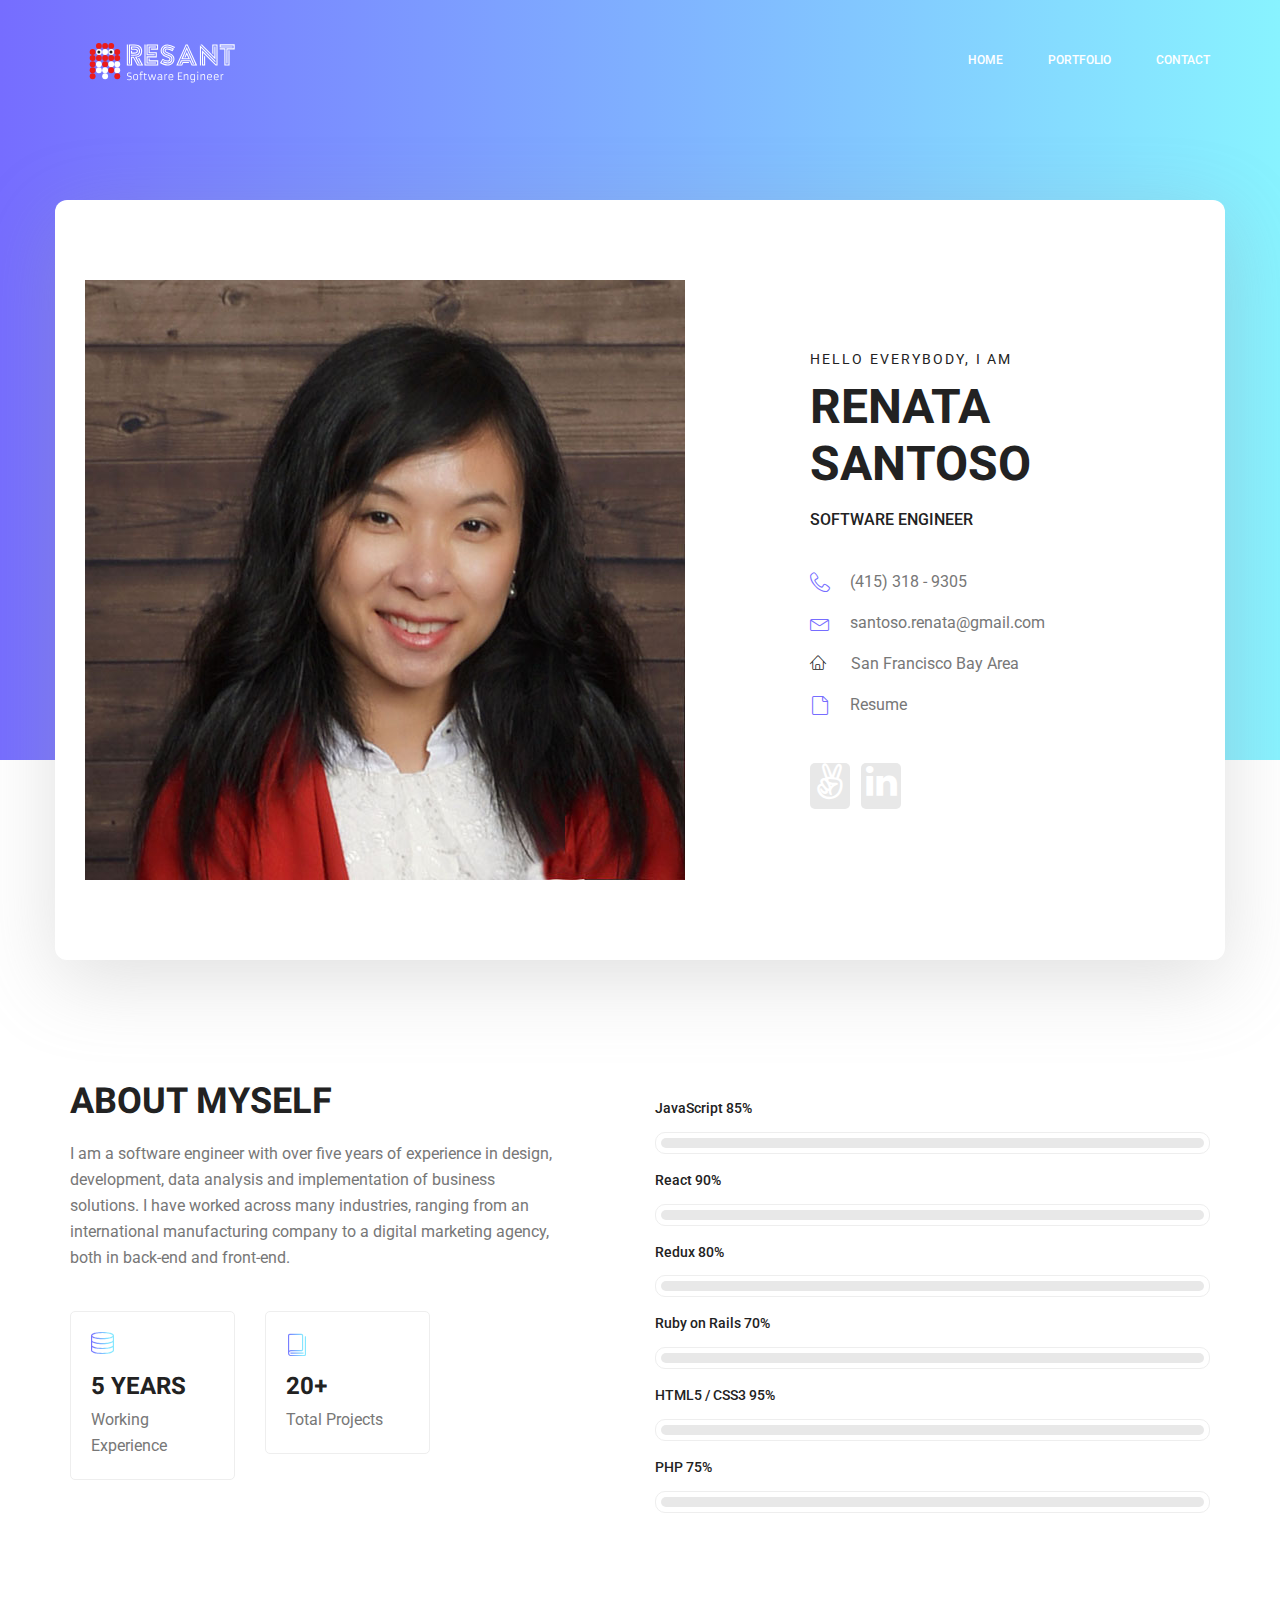
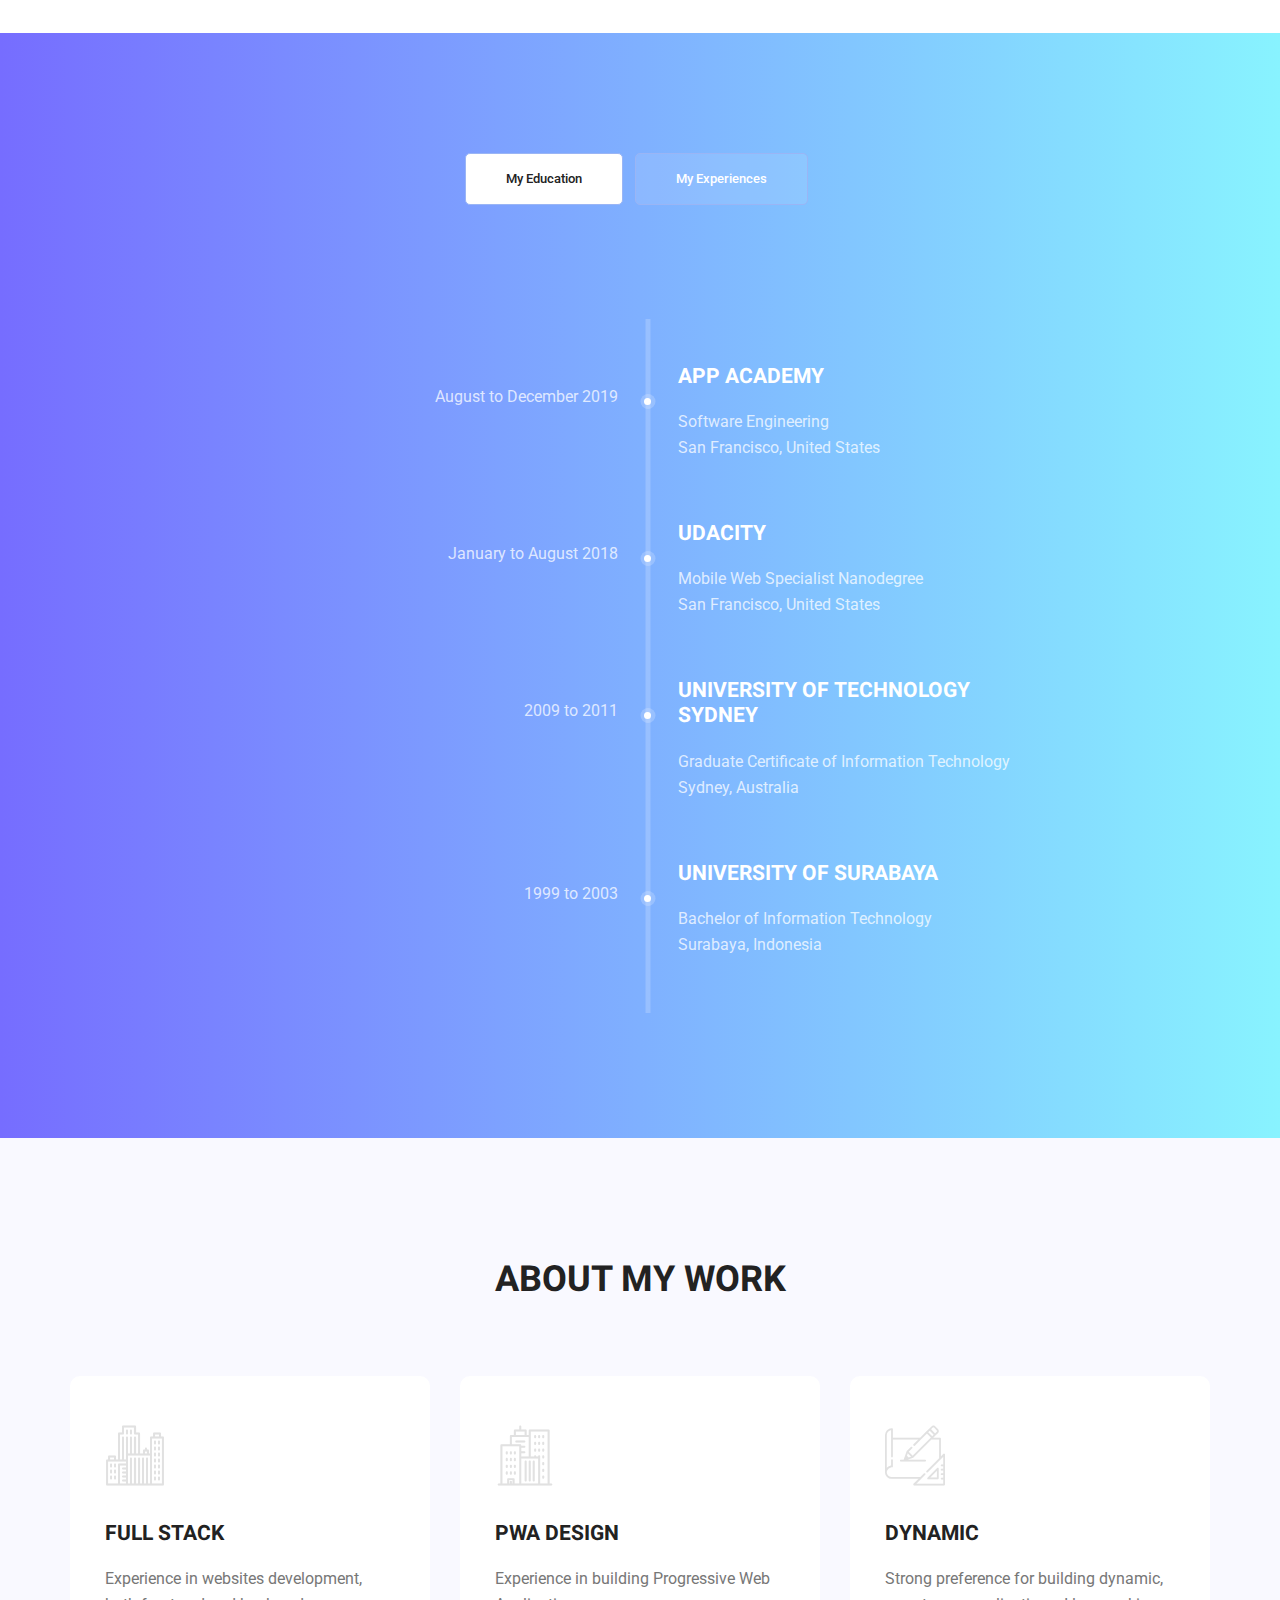
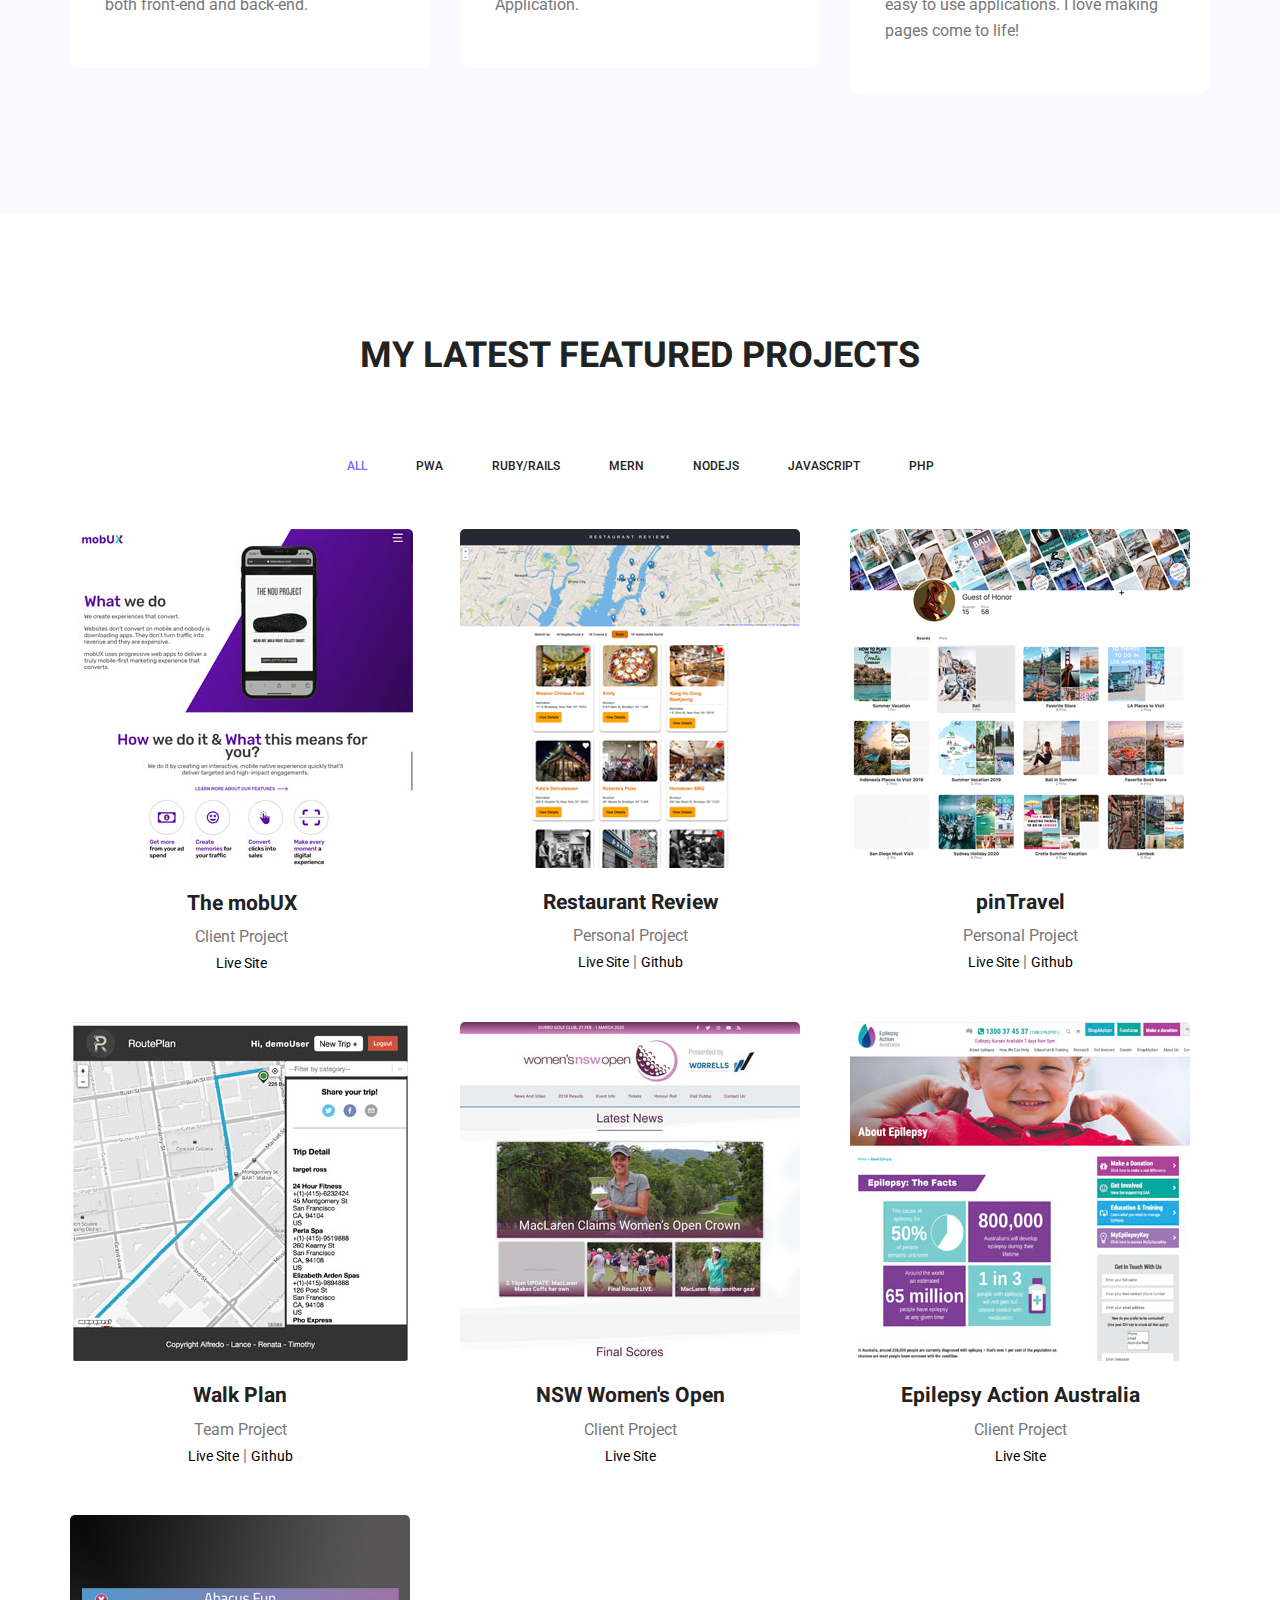
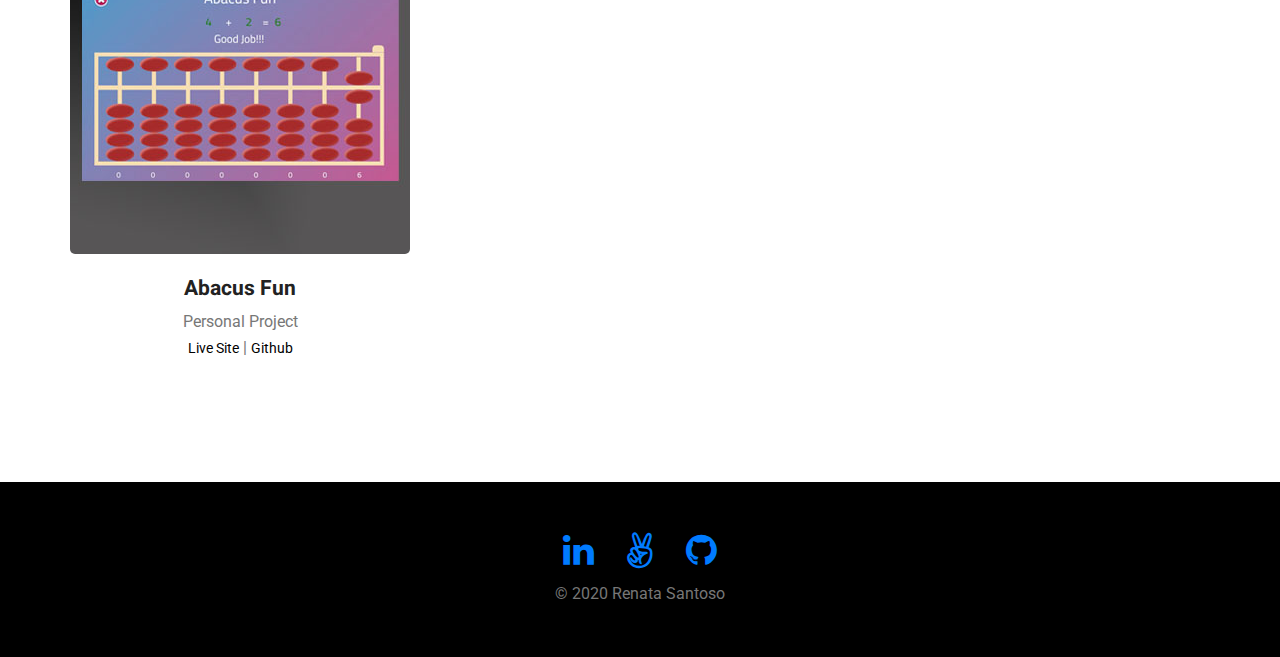
<file: index.html>
<!doctype html>
<html lang="en">
    <head>
        <!-- Required meta tags -->
        <meta charset="utf-8">
        <meta name="viewport" content="width=device-width, initial-scale=1, shrink-to-fit=no">
        <link rel="icon" href="img/favicon.png" type="image/png">
        <title>Renata Santoso Personal</title>
        <!-- Bootstrap CSS -->
        <link rel="stylesheet" href="css/bootstrap.css">
        <link rel="stylesheet" href="vendors/linericon/style.css">
        <link rel="stylesheet" href="css/font-awesome.min.css">
        <link rel="stylesheet" href="vendors/owl-carousel/owl.carousel.min.css">
        <link rel="stylesheet" href="vendors/lightbox/simpleLightbox.css">
        <link rel="stylesheet" href="vendors/nice-select/css/nice-select.css">
        <link rel="stylesheet" href="vendors/animate-css/animate.css">
        <link rel="stylesheet" href="vendors/popup/magnific-popup.css">
        <link rel="stylesheet" href="vendors/flaticon/flaticon.css">
        <!-- main css -->
        <link rel="stylesheet" href="css/style.css">
		  <link rel="stylesheet" href="css/responsive.css">
		  <!-- Global site tag (gtag.js) - Google Analytics -->
		  <script async src="https://www.googletagmanager.com/gtag/js?id=UA-168356011-1"></script>
		  <script>
		 		window.dataLayer = window.dataLayer || [];
				function gtag(){dataLayer.push(arguments);}
				gtag('js', new Date());

				gtag('config', 'UA-168356011-1');
		  </script>

    </head>
    <body>
        
        <!--================Header Menu Area =================-->
        <header class="header_area">
            <div class="main_menu">
            	<nav class="navbar navbar-expand-lg navbar-light">
					<div class="container box_1620">
						<!-- Brand and toggle get grouped for better mobile display -->
						<a class="navbar-brand logo_h" href="index.html"><img class="logo-img" src="img/logo.svg" alt=""></a>							
						<button class="navbar-toggler" type="button" data-toggle="collapse" data-target="#navbarSupportedContent" aria-controls="navbarSupportedContent" aria-expanded="false" aria-label="Toggle navigation">
							<span class="icon-bar"></span>
							<span class="icon-bar"></span>
							<span class="icon-bar"></span>
						</button>
						<!-- Collect the nav links, forms, and other content for toggling -->
						<div class="collapse navbar-collapse offset" id="navbarSupportedContent">
							<ul class="nav navbar-nav menu_nav ml-auto">
								<li class="nav-item active"><a class="nav-link" href="index.html">Home</a></li> 
								<!-- <li class="nav-item"><a class="nav-link" href="about-us.html">About</a></li>  -->
								<li class="nav-item"><a class="nav-link" href="index.html#portfolio">Portfolio</a></li> 
								<li class="nav-item"><a class="nav-link" href="contact.html">Contact</a></li>
							</ul>
						</div> 
					</div>
            	</nav>
            </div>
        </header>
        <!--================Header Menu Area =================-->
        
        <!--================Home Banner Area =================-->
        <section class="home_banner_area">
           	<div class="container box_1620">
           		<div class="banner_inner d-flex align-items-center">
					<div class="banner_content">
						<div class="media">
							<div class="d-flex">
								<img src="img/personal-2.jpg" alt="">
							</div>
							<div class="media-body">
								<div class="personal_text">
									<h6>Hello Everybody, i am</h6>
									<h3>Renata Santoso</h3>
									<h4>Software Engineer</h4>
									<!-- <p>Mission-driven full stack engineer with a passion for learning new technologies and building creative things that   -->
									</p>
									<ul class="list basic_info">										
										<li><a href="tel:+1-415-318-9305"><i class="lnr lnr-phone-handset"></i> (415) 318 - 9305</a></li>
										<li><a href="mailto:santoso.renata@gmail.com?Subject=Hello%20Renata"><i class="lnr lnr-envelope"></i> santoso.renata@gmail.com</a></li>
										<li><i class="lnr lnr-home"></i><span>San Francisco Bay Area</span></li>
										<li><a href="https://gist.github.com/resant18/742fc61d85267a298bb702f91265e49a" target="_blank"><i class="lnr lnr-file-empty"></i> Resume</a></li>
									</ul>
									<ul class="list personal_social">										
										<li><a href="https://angel.co/renata-santoso"><i class="fa fa-angellist"></i></a></li>
										<li><a href="https://www.linkedin.com/in/renata-santoso/"><i class="fa fa-linkedin"></i></a></li>
									</ul>
								</div>
							</div>
						</div>
					</div>
				</div>
            </div>
        </section>
        <!--================End Home Banner Area =================-->
        
        <!--================Welcome Area =================-->
        <section class="welcome_area p_120">
        	<div class="container">
        		<div class="row welcome_inner">
        			<div class="col-lg-6">
        				<div class="welcome_text">
        					<h4>About Myself</h4>
        					<p>I am a software engineer with over five years of experience in design, development, data analysis and implementation of business solutions. 
								  I have worked across many industries, ranging from an international manufacturing company to a digital marketing agency, both in back-end and front-end. </p>
							
</p>
        					<div class="row">
        						<div class="col-md-4">
        							<div class="wel_item">
        								<i class="lnr lnr-database"></i>
        								<h4>5 Years</h4>
        								<p>Working Experience</p>
        							</div>
        						</div>
        						<div class="col-md-4">
        							<div class="wel_item">
        								<i class="lnr lnr-book"></i>
        								<h4>20+</h4>
        								<p>Total Projects</p>
        							</div>
        						</div>        						
        					</div>
        				</div>
        			</div>
        			<div class="col-lg-6">
        				<div class="tools_expert">
        					<div class="skill_main">
								<div class="skill_item">
									<h4>JavaScript <span class="counter">85</span>%</h4>
									<div class="progress_br">
										<div class="progress">
											<div class="progress-bar" role="progressbar" aria-valuenow="85" aria-valuemin="0" aria-valuemax="100"></div>
										</div>
									</div>
								</div>
								<div class="skill_item">
									<h4>React <span class="counter">90</span>%</h4>
									<div class="progress_br">
										<div class="progress">
											<div class="progress-bar" role="progressbar" aria-valuenow="90" aria-valuemin="0" aria-valuemax="100"></div>
										</div>
									</div>
								</div>
								<div class="skill_item">
									<h4>Redux <span class="counter">80</span>%</h4>
									<div class="progress_br">
										<div class="progress">
											<div class="progress-bar" role="progressbar" aria-valuenow="90" aria-valuemin="0" aria-valuemax="100"></div>
										</div>
									</div>
								</div>
								<div class="skill_item">
									<h4>Ruby on Rails <span class="counter">70</span>%</h4>
									<div class="progress_br">
										<div class="progress">
											<div class="progress-bar" role="progressbar" aria-valuenow="70" aria-valuemin="0" aria-valuemax="100"></div>
										</div>
									</div>
								</div>
								<div class="skill_item">
									<h4>HTML5 / CSS3 <span class="counter">95</span>%</h4>
									<div class="progress_br">
										<div class="progress">
											<div class="progress-bar" role="progressbar" aria-valuenow="95" aria-valuemin="0" aria-valuemax="100"></div>
										</div>
									</div>
								</div>
								<div class="skill_item">
									<h4>PHP <span class="counter">75</span>%</h4>
									<div class="progress_br">
										<div class="progress">
											<div class="progress-bar" role="progressbar" aria-valuenow="75" aria-valuemin="0" aria-valuemax="100"></div>
										</div>
									</div>
								</div>
							</div>
        				</div>
        			</div>
        		</div>
        	</div>
        </section>
        <!--================End Welcome Area =================-->
        
        <!--================My Tabs Area =================-->
        <section class="mytabs_area p_120">
        	<div class="container">
        		<div class="tabs_inner">
					<ul class="nav nav-tabs" id="myTab" role="tablist">
						<li class="nav-item">
							<a class="nav-link active" id="profile-tab" data-toggle="tab" href="#profile" role="tab" aria-controls="profile" aria-selected="true">My Education</a>
						</li>
						<li class="nav-item">
							<a class="nav-link" id="home-tab" data-toggle="tab" href="#home" role="tab" aria-controls="home" aria-selected="false">My Experiences</a>
						</li>						
					</ul>
					<div class="tab-content" id="myTabContent">						
						<div class="tab-pane fade show active" id="profile" role="tabpanel" aria-labelledby="profile-tab">
							<ul class="list">								
								<li>
									<span></span>
									<div class="media">
										<div class="d-flex">
											<p>August to December 2019</p>
										</div>
										<div class="media-body">
											<h4>App Academy</h4>
											<p>Software Engineering<br />San Francisco, United States</p>
										</div>
									</div>
								</li>
								<li>
									<span></span>
									<div class="media">
										<div class="d-flex">
											<p>January to August 2018</p>
										</div>
										<div class="media-body">
											<h4>Udacity</h4>
											<p>Mobile Web Specialist Nanodegree<br />San Francisco, United States</p>
										</div>
									</div>
								</li>
								<li>
									<span></span>
									<div class="media">
										<div class="d-flex">
											<p>2009 to 2011</p>
										</div>
										<div class="media-body">
											<h4>University of Technology Sydney</h4>
											<p>Graduate Certificate of Information Technology <br />Sydney, Australia</p>
										</div>
									</div>
								</li>
								<li>
									<span></span>
									<div class="media">
										<div class="d-flex">
											<p>1999 to 2003</p>
										</div>
										<div class="media-body">
											<h4>University of Surabaya</h4>
											<p>Bachelor of Information Technology <br />Surabaya, Indonesia</p>
										</div>
									</div>
								</li>								
							</ul>
						</div>
						<div class="tab-pane fade" id="home" role="tabpanel" aria-labelledby="home-tab">
							<ul class="list">	
								<li>
								<span></span>
									<div class="media">
										<div class="d-flex">
											<p>January 2021 to April 2021</p>
										</div>
										<div class="media-body">
											<h4><a href="https://www.microsoft.com/en-us/leap/">Microsoft</a></h4>
											<p>Software Engineer Microsoft LEAP Apprentice <br />Remote, United States</p>
										</div>
									</div>
								</li>								
								<li>
								<span></span>
									<div class="media">
										<div class="d-flex">
											<p>October 2020 to January 2021</p>
										</div>
										<div class="media-body">
											<h4><a href="http://schoolfablab.com/" target="_blank">School Fab Lab</a></h4>
											<p>Full Stack Software Engineer Volunteer <br />Remote, United States</p>
										</div>
									</div>
								</li>
								<li>															
								<li>
								<span></span>
									<div class="media">
										<div class="d-flex">
											<p>June 2020 to August 2020</p>
										</div>
										<div class="media-body">
											<h4><a href="http://themobux.com/" target="_blank">mobUX</a></h4>
											<p>Software Developer <br />Remote, United States</p>
										</div>
									</div>
								</li>
								<li>
								<span></span>
									<div class="media">
										<div class="d-flex">
											<p>July 2010 to August 2011</p>
										</div>
										<div class="media-body">
											<h4><a href="https://www.langoor.com/" target="_blank">Langoor</a></h4>
											<p>Web Developer <br />Sydney, Australia</p>
										</div>
									</div>
								</li>
								<li>
									<span></span>
									<div class="media">
										<div class="d-flex">
											<p>July 2008 to July 2010</p>
										</div>
										<div class="media-body">
											<h4><a href="https://www.dksydney.com.au/" target="_blank">DK Science & Learning</a></h4>
											<p>Software Developer <br />Sydney, Australia</p>
										</div>
									</div>
								</li>
								<li>
									<span></span>
									<div class="media">
										<div class="d-flex">
											<p>2003 to 2006</p>
										</div>
										<div class="media-body">
											<h4><a href="http://www.aointl.com/" target="_blank">Alliance One International</a></h4>
											<p>Senior Application Programmer <br />Surabaya, Indonesia</p>
										</div>
									</div>
								</li>	
							</ul>
						</div>
					</div>
        		</div>
        	</div>
        </section>
        <!--================End My Tabs Area =================-->
        
        <!--================Feature Area =================-->
        <section class="feature_area p_120">
        	<div class="container">
        		<div class="main_title">
        			<h2>About My Work</h2>        			
        		</div>
        		<div class="feature_inner row">
        			<div class="col-lg-4 col-md-6">
        				<div class="feature_item">
        					<i class="flaticon-city"></i>
        					<h4>Full Stack</h4>
        					<p>Experience in websites development, both front-end and back-end.</p>
        				</div>
        			</div>
        			<div class="col-lg-4 col-md-6">
        				<div class="feature_item">
        					<i class="flaticon-skyline"></i>
        					<h4>PWA Design</h4>
        					<p>Experience in building Progressive Web Application.</p>
        				</div>
        			</div>
        			<div class="col-lg-4 col-md-6">
        				<div class="feature_item">
        					<i class="flaticon-sketch"></i>
        					<h4>Dynamic</h4>
        					<p>Strong preference for building dynamic, easy to use applications. I love making pages come to life!</p>
        				</div>
        			</div>
        		</div>
        	</div>
        </section>
        <!--================End Feature Area =================-->
        
		  <!--================Home Gallery Area =================-->	
		  <a name="portfolio"></a>	  
        <section class="home_gallery_area p_120">			
        	<div class="container">
        		<div class="main_title">
        			<h2>My Latest Featured Projects</h2>
        			<!-- <p>Who are in extremely love with eco friendly system.</p> -->
        		</div>
        		<div class="isotope_fillter">
        			<ul class="gallery_filter list">
						<li class="active" data-filter="*"><a href="#">All</a></li>
						<li data-filter=".pwa"><a href="#">PWA</a></li>
						<li data-filter=".ruby"><a href="#">Ruby/Rails</a></li>
						<li data-filter=".mern"><a href="#">MERN</a></li>
						<li data-filter=".nodejs"><a href="#">NodeJS</a></li>
						<li data-filter=".js"><a href="#">JavaScript</a></li>
						<li data-filter=".php"><a href="#">PHP</a></li>
					</ul>
        		</div>
        	</div>
        	<div class="container">
        		<div class="gallery_f_inner row imageGallery1">
					<div class="col-lg-4 col-md-4 col-sm-6 ruby js">
        				<div class="h_gallery_item">
        					<div class="g_item_img">
								<a href="https://themobux.com/" target="_blank">
								  <img class="img-fluid" src="img/gallery/themobux.jpg" alt="">
							  	</a>
								  <!-- <a class="light" href="https://resant18.github.io/" target="_blank"></a><img src="img/gallery/icon.png" alt=""></a> -->
        					</div>
        					<div class="g_item_text">
								<a href="https://themobux.com/" target="_blank"><h4>The mobUX</h4></a>															
								<p>Client Project</p>
								<p><a href="https://themobux.com/" target="_blank">Live Site</a></p>  
        					</div>
        				</div>
        			</div>
        			<div class="col-lg-4 col-md-4 col-sm-6 pwa nodejs js">
        				<div class="h_gallery_item">
        					<div class="g_item_img">
								<a href="https://restaurant-review-pwa.herokuapp.com/" target="_blank">
								  <img class="img-fluid" src="img/gallery/project-1.jpg" alt="">
							  	</a>
								  <!-- <a class="light" href="https://resant18.github.io/" target="_blank"></a><img src="img/gallery/icon.png" alt=""></a> -->
        					</div>
        					<div class="g_item_text">
								<a href="https://restaurant-review-pwa.herokuapp.com/" target="_blank"><h4>Restaurant Review</h4></a>															
								<p>Personal Project</p>
								<p><a href="https://restaurant-review-pwa.herokuapp.com/" target="_blank">Live Site</a> | <a href="https://github.com/resant18/mws-restaurant-stage-3" target="_blank">Github</a></p>  
        					</div>
        				</div>
        			</div>
        			<div class="col-lg-4 col-md-4 col-sm-6 ruby js">
        				<div class="h_gallery_item">
        					<div class="g_item_img">
								<a href="http://pintravel.herokuapp.com/#/" target="_blank">
									<img class="img-fluid" src="img/gallery/project-2.jpg" alt="">
								</a>
        						<!-- <a class="light" href="http://pintravel.herokuapp.com/#/" target="_blank"><img src="img/gallery/icon.png" alt=""></a> -->
        					</div>
        					<div class="g_item_text">
        						<a href="http://pintravel.herokuapp.com/#/" target="_blank"><h4>pinTravel</h4></a>
								<p>Personal Project</p>
								<p><a href="http://pintravel.herokuapp.com/#/" target="_blank">Live Site</a> | <a href="https://github.com/resant18/pinTravel" target="_blank">Github</a></p>  
        					</div>
        				</div>
					  </div>
					  <div class="col-lg-4 col-md-4 col-sm-6 mern nodejs js">
        				<div class="h_gallery_item">
        					<div class="g_item_img">								  
								<a href="http://walkplan.herokuapp.com/#/" target="_blank">
									<img class="img-fluid" src="img/gallery/project-6.jpg" alt="">
								</a>
        						<!-- <a class="light" href="http://routeplan.herokuapp.com/#/" target="_blank"><img src="img/gallery/icon.png" alt=""></a> -->
        					</div>
        					<div class="g_item_text">
        						<a class="light" href="http://walkplan.herokuapp.com/#/" target="_blank"><h4>Walk Plan</h4></a>
								<p>Team Project</p>
								<p><a href="http://walkplan.herokuapp.com/#/" target="_blank">Live Site</a> | <a href="https://github.com/resant18/routeplan" target="_blank">Github</a></p>  
        					</div>
        				</div>
        			</div>
        			<div class="col-lg-4 col-md-4 col-sm-6 php js">
        				<div class="h_gallery_item">
        					<div class="g_item_img">
								<a href="https://womensnswopen.com.au/" target="_blank">
									<img class="img-fluid" src="img/gallery/project-3.jpg" alt="">
							  </a>
        						<!-- <a class="light" href="https://womensnswopen.com.au/" target="_blank"><img src="img/gallery/icon.png" alt=""></a> -->
        					</div>
        					<div class="g_item_text">
        						<a class="light" href="https://womensnswopen.com.au/" target="_blank"><h4>NSW Women's Open</h4></a>
								<p>Client Project</p>
								<p><a href="https://womensnswopen.com.au/" target="_blank">Live Site</a></p>  
        					</div>
        				</div>
        			</div>
        			<div class="col-lg-4 col-md-4 col-sm-6 js php">
        				<div class="h_gallery_item">
        					<div class="g_item_img">
								<a href="https://www.epilepsy.org.au/?__cf_chl_captcha_tk__=[base64]" target="_blank">
									<img class="img-fluid" src="img/gallery/project-4.jpg" alt="">
							  </a>
        						<!-- <a class="light" href="https://www.epilepsy.org.au/?__cf_chl_captcha_tk__=[base64]" target="_blank"><img src="img/gallery/icon.png" alt=""></a> -->
        					</div>
        					<div class="g_item_text">
        						<a class="light" href="https://www.epilepsy.org.au/?__cf_chl_captcha_tk__=[base64]" target="_blank"><h4>Epilepsy Action Australia</h4></a>
								<p>Client Project</p>
								<p><a href="https://www.epilepsy.org.au/?__cf_chl_captcha_tk__=[base64]" target="_blank">Live Site</a></p>  
        					</div>
        				</div>
        			</div>
        			<div class="col-lg-4 col-md-4 col-sm-6 js">
        				<div class="h_gallery_item">
        					<div class="g_item_img">
								<a href="http://abacusfun.herokuapp.com/" target="_blank">
									<img class="img-fluid" src="img/gallery/project-5.jpg" alt="">
								</a>
        						<!-- <a class="light" href="http://abacusfun.herokuapp.com/" target="_blank"><img src="img/gallery/icon.png" alt=""></a> -->
        					</div>
        					<div class="g_item_text">
        						<a class="light" href="http://abacusfun.herokuapp.com/" target="_blank"><h4>Abacus Fun</h4></a>
								<p>Personal Project</p>
								<p><a href="http://abacusfun.herokuapp.com/" target="_blank">Live Site</a> | <a href="https://github.com/resant18/abacus" target="_blank">Github</a></p>  
        					</div>
        				</div>
        			</div>        			
        		</div>
        		<!-- <div class="more_btn">
        			<a class="main_btn" href="#">Load More Items</a>
        		</div> -->
        	</div>
        </section>
        <!--================End Home Gallery Area =================-->
        
        <!--================Testimonials Area =================-->
        <!-- <section class="testimonials_area p_120">
        	<div class="container">
        		<div class="main_title">
        			<h2>Testimonials</h2>
        			<p>If you are looking at blank cassettes on the web, you may be very confused at the difference in price. You may see some for as low as $.17 each.</p>
        		</div>
        		<div class="testi_inner">
					<div class="testi_slider owl-carousel">
						<div class="item">
							<div class="testi_item">
								<p>As conscious traveling Paup ers we must always be oncerned about our dear Mother Earth. If you think about it, you travel across her face</p>
								<h4>Fanny Spencer</h4>
								<a href="#"><i class="fa fa-star"></i></a>
								<a href="#"><i class="fa fa-star"></i></a>
								<a href="#"><i class="fa fa-star"></i></a>
								<a href="#"><i class="fa fa-star"></i></a>
								<a href="#"><i class="fa fa-star-half-o"></i></a>
							</div>
						</div>
						<div class="item">
							<div class="testi_item">
								<p>As conscious traveling Paup ers we must always be oncerned about our dear Mother Earth. If you think about it, you travel across her face</p>
								<h4>Fanny Spencer</h4>
								<a href="#"><i class="fa fa-star"></i></a>
								<a href="#"><i class="fa fa-star"></i></a>
								<a href="#"><i class="fa fa-star"></i></a>
								<a href="#"><i class="fa fa-star"></i></a>
								<a href="#"><i class="fa fa-star-half-o"></i></a>
							</div>
						</div>
						<div class="item">
							<div class="testi_item">
								<p>As conscious traveling Paup ers we must always be oncerned about our dear Mother Earth. If you think about it, you travel across her face</p>
								<h4>Fanny Spencer</h4>
								<a href="#"><i class="fa fa-star"></i></a>
								<a href="#"><i class="fa fa-star"></i></a>
								<a href="#"><i class="fa fa-star"></i></a>
								<a href="#"><i class="fa fa-star"></i></a>
								<a href="#"><i class="fa fa-star-half-o"></i></a>
							</div>
						</div>
					</div>
        		</div>
        	</div>
        </section> -->
        <!--================End Testimonials Area =================-->
        
        <!--================Footer Area =================-->
        <footer class="footer_area p_50">
        	<aside class="f_widget social_widget">        					
				<ul class="list">
					<li><a href="https://www.linkedin.com/in/renata-santoso/"><i class="fa fa-linkedin"></i></a></li>
					<li><a href="https://angel.co/renata-santoso"><i class="fa fa-angellist"></i></a></li>
					<li><a href="https://github.com/resant18"><i class="fa fa-github"></i></a></li>  								  
				</ul>
				<div style="margin-top: 10px; text-align:center">© 2020 Renata Santoso</div>
			</aside>
        </footer>
        <!--================End Footer Area =================-->
        
        
        
        
        
        
        <!-- Optional JavaScript -->
        <!-- jQuery first, then Popper.js, then Bootstrap JS -->
        <script src="js/jquery-3.3.1.min.js"></script>
        <script src="js/popper.js"></script>
        <script src="js/bootstrap.min.js"></script>
        <script src="js/stellar.js"></script>
        <script src="vendors/lightbox/simpleLightbox.min.js"></script>
        <script src="vendors/nice-select/js/jquery.nice-select.min.js"></script>
        <script src="vendors/isotope/imagesloaded.pkgd.min.js"></script>
        <script src="vendors/isotope/isotope.pkgd.min.js"></script>
        <script src="vendors/owl-carousel/owl.carousel.min.js"></script>
        <script src="vendors/popup/jquery.magnific-popup.min.js"></script>
        <script src="js/jquery.ajaxchimp.min.js"></script>
        <script src="vendors/counter-up/jquery.waypoints.min.js"></script>
        <script src="vendors/counter-up/jquery.counterup.min.js"></script>
        <script src="js/mail-script.js"></script>
        <script src="js/theme.js"></script>
    </body>
</html>
</file>
<file: vendors/linericon/style.css>
@font-face {
	font-family: 'Linearicons-Free';
	src:url('fonts/Linearicons-Free.eot?w118d');
	src:url('fonts/Linearicons-Free.eot?#iefixw118d') format('embedded-opentype'),
		url('fonts/Linearicons-Free.woff2?w118d') format('woff2'),
		url('fonts/Linearicons-Free.woff?w118d') format('woff'),
		url('fonts/Linearicons-Free.ttf?w118d') format('truetype'),
		url('fonts/Linearicons-Free.svg?w118d#Linearicons-Free') format('svg');
	font-weight: normal;
	font-style: normal;
}

.lnr {
	font-family: 'Linearicons-Free';
	speak: none;
	font-style: normal;
	font-weight: normal;
	font-variant: normal;
	text-transform: none;
	line-height: 1;

	/* Better Font Rendering =========== */
	-webkit-font-smoothing: antialiased;
	-moz-osx-font-smoothing: grayscale;
}
.lnr-home {
	
}
.lnr-home:before {
	content: "\e800";
}
.lnr-apartment:before {
	content: "\e801";
}
.lnr-pencil:before {
	content: "\e802";
}
.lnr-magic-wand:before {
	content: "\e803";
}
.lnr-drop:before {
	content: "\e804";
}
.lnr-lighter:before {
	content: "\e805";
}
.lnr-poop:before {
	content: "\e806";
}
.lnr-sun:before {
	content: "\e807";
}
.lnr-moon:before {
	content: "\e808";
}
.lnr-cloud:before {
	content: "\e809";
}
.lnr-cloud-upload:before {
	content: "\e80a";
}
.lnr-cloud-download:before {
	content: "\e80b";
}
.lnr-cloud-sync:before {
	content: "\e80c";
}
.lnr-cloud-check:before {
	content: "\e80d";
}
.lnr-database:before {
	content: "\e80e";
}
.lnr-lock:before {
	content: "\e80f";
}
.lnr-cog:before {
	content: "\e810";
}
.lnr-trash:before {
	content: "\e811";
}
.lnr-dice:before {
	content: "\e812";
}
.lnr-heart:before {
	content: "\e813";
}
.lnr-star:before {
	content: "\e814";
}
.lnr-star-half:before {
	content: "\e815";
}
.lnr-star-empty:before {
	content: "\e816";
}
.lnr-flag:before {
	content: "\e817";
}
.lnr-envelope:before {
	content: "\e818";
}
.lnr-paperclip:before {
	content: "\e819";
}
.lnr-inbox:before {
	content: "\e81a";
}
.lnr-eye:before {
	content: "\e81b";
}
.lnr-printer:before {
	content: "\e81c";
}
.lnr-file-empty:before {
	content: "\e81d";
}
.lnr-file-add:before {
	content: "\e81e";
}
.lnr-enter:before {
	content: "\e81f";
}
.lnr-exit:before {
	content: "\e820";
}
.lnr-graduation-hat:before {
	content: "\e821";
}
.lnr-license:before {
	content: "\e822";
}
.lnr-music-note:before {
	content: "\e823";
}
.lnr-film-play:before {
	content: "\e824";
}
.lnr-camera-video:before {
	content: "\e825";
}
.lnr-camera:before {
	content: "\e826";
}
.lnr-picture:before {
	content: "\e827";
}
.lnr-book:before {
	content: "\e828";
}
.lnr-bookmark:before {
	content: "\e829";
}
.lnr-user:before {
	content: "\e82a";
}
.lnr-users:before {
	content: "\e82b";
}
.lnr-shirt:before {
	content: "\e82c";
}
.lnr-store:before {
	content: "\e82d";
}
.lnr-cart:before {
	content: "\e82e";
}
.lnr-tag:before {
	content: "\e82f";
}
.lnr-phone-handset:before {
	content: "\e830";
}
.lnr-phone:before {
	content: "\e831";
}
.lnr-pushpin:before {
	content: "\e832";
}
.lnr-map-marker:before {
	content: "\e833";
}
.lnr-map:before {
	content: "\e834";
}
.lnr-location:before {
	content: "\e835";
}
.lnr-calendar-full:before {
	content: "\e836";
}
.lnr-keyboard:before {
	content: "\e837";
}
.lnr-spell-check:before {
	content: "\e838";
}
.lnr-screen:before {
	content: "\e839";
}
.lnr-smartphone:before {
	content: "\e83a";
}
.lnr-tablet:before {
	content: "\e83b";
}
.lnr-laptop:before {
	content: "\e83c";
}
.lnr-laptop-phone:before {
	content: "\e83d";
}
.lnr-power-switch:before {
	content: "\e83e";
}
.lnr-bubble:before {
	content: "\e83f";
}
.lnr-heart-pulse:before {
	content: "\e840";
}
.lnr-construction:before {
	content: "\e841";
}
.lnr-pie-chart:before {
	content: "\e842";
}
.lnr-chart-bars:before {
	content: "\e843";
}
.lnr-gift:before {
	content: "\e844";
}
.lnr-diamond:before {
	content: "\e845";
}
.lnr-linearicons:before {
	content: "\e846";
}
.lnr-dinner:before {
	content: "\e847";
}
.lnr-coffee-cup:before {
	content: "\e848";
}
.lnr-leaf:before {
	content: "\e849";
}
.lnr-paw:before {
	content: "\e84a";
}
.lnr-rocket:before {
	content: "\e84b";
}
.lnr-briefcase:before {
	content: "\e84c";
}
.lnr-bus:before {
	content: "\e84d";
}
.lnr-car:before {
	content: "\e84e";
}
.lnr-train:before {
	content: "\e84f";
}
.lnr-bicycle:before {
	content: "\e850";
}
.lnr-wheelchair:before {
	content: "\e851";
}
.lnr-select:before {
	content: "\e852";
}
.lnr-earth:before {
	content: "\e853";
}
.lnr-smile:before {
	content: "\e854";
}
.lnr-sad:before {
	content: "\e855";
}
.lnr-neutral:before {
	content: "\e856";
}
.lnr-mustache:before {
	content: "\e857";
}
.lnr-alarm:before {
	content: "\e858";
}
.lnr-bullhorn:before {
	content: "\e859";
}
.lnr-volume-high:before {
	content: "\e85a";
}
.lnr-volume-medium:before {
	content: "\e85b";
}
.lnr-volume-low:before {
	content: "\e85c";
}
.lnr-volume:before {
	content: "\e85d";
}
.lnr-mic:before {
	content: "\e85e";
}
.lnr-hourglass:before {
	content: "\e85f";
}
.lnr-undo:before {
	content: "\e860";
}
.lnr-redo:before {
	content: "\e861";
}
.lnr-sync:before {
	content: "\e862";
}
.lnr-history:before {
	content: "\e863";
}
.lnr-clock:before {
	content: "\e864";
}
.lnr-download:before {
	content: "\e865";
}
.lnr-upload:before {
	content: "\e866";
}
.lnr-enter-down:before {
	content: "\e867";
}
.lnr-exit-up:before {
	content: "\e868";
}
.lnr-bug:before {
	content: "\e869";
}
.lnr-code:before {
	content: "\e86a";
}
.lnr-link:before {
	content: "\e86b";
}
.lnr-unlink:before {
	content: "\e86c";
}
.lnr-thumbs-up:before {
	content: "\e86d";
}
.lnr-thumbs-down:before {
	content: "\e86e";
}
.lnr-magnifier:before {
	content: "\e86f";
}
.lnr-cross:before {
	content: "\e870";
}
.lnr-menu:before {
	content: "\e871";
}
.lnr-list:before {
	content: "\e872";
}
.lnr-chevron-up:before {
	content: "\e873";
}
.lnr-chevron-down:before {
	content: "\e874";
}
.lnr-chevron-left:before {
	content: "\e875";
}
.lnr-chevron-right:before {
	content: "\e876";
}
.lnr-arrow-up:before {
	content: "\e877";
}
.lnr-arrow-down:before {
	content: "\e878";
}
.lnr-arrow-left:before {
	content: "\e879";
}
.lnr-arrow-right:before {
	content: "\e87a";
}
.lnr-move:before {
	content: "\e87b";
}
.lnr-warning:before {
	content: "\e87c";
}
.lnr-question-circle:before {
	content: "\e87d";
}
.lnr-menu-circle:before {
	content: "\e87e";
}
.lnr-checkmark-circle:before {
	content: "\e87f";
}
.lnr-cross-circle:before {
	content: "\e880";
}
.lnr-plus-circle:before {
	content: "\e881";
}
.lnr-circle-minus:before {
	content: "\e882";
}
.lnr-arrow-up-circle:before {
	content: "\e883";
}
.lnr-arrow-down-circle:before {
	content: "\e884";
}
.lnr-arrow-left-circle:before {
	content: "\e885";
}
.lnr-arrow-right-circle:before {
	content: "\e886";
}
.lnr-chevron-up-circle:before {
	content: "\e887";
}
.lnr-chevron-down-circle:before {
	content: "\e888";
}
.lnr-chevron-left-circle:before {
	content: "\e889";
}
.lnr-chevron-right-circle:before {
	content: "\e88a";
}
.lnr-crop:before {
	content: "\e88b";
}
.lnr-frame-expand:before {
	content: "\e88c";
}
.lnr-frame-contract:before {
	content: "\e88d";
}
.lnr-layers:before {
	content: "\e88e";
}
.lnr-funnel:before {
	content: "\e88f";
}
.lnr-text-format:before {
	content: "\e890";
}
.lnr-text-format-remove:before {
	content: "\e891";
}
.lnr-text-size:before {
	content: "\e892";
}
.lnr-bold:before {
	content: "\e893";
}
.lnr-italic:before {
	content: "\e894";
}
.lnr-underline:before {
	content: "\e895";
}
.lnr-strikethrough:before {
	content: "\e896";
}
.lnr-highlight:before {
	content: "\e897";
}
.lnr-text-align-left:before {
	content: "\e898";
}
.lnr-text-align-center:before {
	content: "\e899";
}
.lnr-text-align-right:before {
	content: "\e89a";
}
.lnr-text-align-justify:before {
	content: "\e89b";
}
.lnr-line-spacing:before {
	content: "\e89c";
}
.lnr-indent-increase:before {
	content: "\e89d";
}
.lnr-indent-decrease:before {
	content: "\e89e";
}
.lnr-pilcrow:before {
	content: "\e89f";
}
.lnr-direction-ltr:before {
	content: "\e8a0";
}
.lnr-direction-rtl:before {
	content: "\e8a1";
}
.lnr-page-break:before {
	content: "\e8a2";
}
.lnr-sort-alpha-asc:before {
	content: "\e8a3";
}
.lnr-sort-amount-asc:before {
	content: "\e8a4";
}
.lnr-hand:before {
	content: "\e8a5";
}
.lnr-pointer-up:before {
	content: "\e8a6";
}
.lnr-pointer-right:before {
	content: "\e8a7";
}
.lnr-pointer-down:before {
	content: "\e8a8";
}
.lnr-pointer-left:before {
	content: "\e8a9";
}
</file>
<file: vendors/nice-select/css/nice-select.css>
.nice-select {
  -webkit-tap-highlight-color: transparent;
  background-color: #fff;
  border-radius: 5px;
  border: solid 1px #e8e8e8;
  box-sizing: border-box;
  clear: both;
  cursor: pointer;
  display: block;
  float: left;
  font-family: inherit;
  font-size: 14px;
  font-weight: normal;
  height: 42px;
  line-height: 40px;
  outline: none;
  padding-left: 18px;
  padding-right: 30px;
  position: relative;
  text-align: left !important;
  -webkit-transition: all 0.2s ease-in-out;
  transition: all 0.2s ease-in-out;
  -webkit-user-select: none;
     -moz-user-select: none;
      -ms-user-select: none;
          user-select: none;
  white-space: nowrap;
  width: auto; }
  .nice-select:hover {
    border-color: #dbdbdb; }
  .nice-select:active, .nice-select.open, .nice-select:focus {
    border-color: #999; }
  .nice-select:after {
    border-bottom: 2px solid #999;
    border-right: 2px solid #999;
    content: '';
    display: block;
    height: 5px;
    margin-top: -4px;
    pointer-events: none;
    position: absolute;
    right: 12px;
    top: 50%;
    -webkit-transform-origin: 66% 66%;
        -ms-transform-origin: 66% 66%;
            transform-origin: 66% 66%;
    -webkit-transform: rotate(45deg);
        -ms-transform: rotate(45deg);
            transform: rotate(45deg);
    -webkit-transition: all 0.15s ease-in-out;
    transition: all 0.15s ease-in-out;
    width: 5px; }
  .nice-select.open:after {
    -webkit-transform: rotate(-135deg);
        -ms-transform: rotate(-135deg);
            transform: rotate(-135deg); }
  .nice-select.open .list {
    opacity: 1;
    pointer-events: auto;
    -webkit-transform: scale(1) translateY(0);
        -ms-transform: scale(1) translateY(0);
            transform: scale(1) translateY(0); }
  .nice-select.disabled {
    border-color: #ededed;
    color: #999;
    pointer-events: none; }
    .nice-select.disabled:after {
      border-color: #cccccc; }
  .nice-select.wide {
    width: 100%; }
    .nice-select.wide .list {
      left: 0 !important;
      right: 0 !important; }
  .nice-select.right {
    float: right; }
    .nice-select.right .list {
      left: auto;
      right: 0; }
  .nice-select.small {
    font-size: 12px;
    height: 36px;
    line-height: 34px; }
    .nice-select.small:after {
      height: 4px;
      width: 4px; }
    .nice-select.small .option {
      line-height: 34px;
      min-height: 34px; }
  .nice-select .list {
    background-color: #fff;
    border-radius: 5px;
    box-shadow: 0 0 0 1px rgba(68, 68, 68, 0.11);
    box-sizing: border-box;
    margin-top: 4px;
    opacity: 0;
    overflow: hidden;
    padding: 0;
    pointer-events: none;
    position: absolute;
    top: 100%;
    left: 0;
    -webkit-transform-origin: 50% 0;
        -ms-transform-origin: 50% 0;
            transform-origin: 50% 0;
    -webkit-transform: scale(0.75) translateY(-21px);
        -ms-transform: scale(0.75) translateY(-21px);
            transform: scale(0.75) translateY(-21px);
    -webkit-transition: all 0.2s cubic-bezier(0.5, 0, 0, 1.25), opacity 0.15s ease-out;
    transition: all 0.2s cubic-bezier(0.5, 0, 0, 1.25), opacity 0.15s ease-out;
    z-index: 9; }
    .nice-select .list:hover .option:not(:hover) {
      background-color: transparent !important; }
  .nice-select .option {
    cursor: pointer;
    font-weight: 400;
    line-height: 40px;
    list-style: none;
    min-height: 40px;
    outline: none;
    padding-left: 18px;
    padding-right: 29px;
    text-align: left;
    -webkit-transition: all 0.2s;
    transition: all 0.2s; }
    .nice-select .option:hover, .nice-select .option.focus, .nice-select .option.selected.focus {
      background-color: #f6f6f6; }
    .nice-select .option.selected {
      font-weight: bold; }
    .nice-select .option.disabled {
      background-color: transparent;
      color: #999;
      cursor: default; }

.no-csspointerevents .nice-select .list {
  display: none; }

.no-csspointerevents .nice-select.open .list {
  display: block; }
</file>
<file: vendors/flaticon/flaticon.css>
/*
  	Flaticon icon font: Flaticon
  	Creation date: 26/06/2018 17:19
  	*/

@font-face {
  font-family: "Flaticon";
  src: url("./Flaticon.eot");
  src: url("./Flaticon.eot?#iefix") format("embedded-opentype"),
       url("./Flaticon.woff") format("woff"),
       url("./Flaticon.ttf") format("truetype"),
       url("./Flaticon.svg#Flaticon") format("svg");
  font-weight: normal;
  font-style: normal;
}

@media screen and (-webkit-min-device-pixel-ratio:0) {
  @font-face {
    font-family: "Flaticon";
    src: url("./Flaticon.svg#Flaticon") format("svg");
  }
}

[class^="flaticon-"]:before, [class*=" flaticon-"]:before,
[class^="flaticon-"]:after, [class*=" flaticon-"]:after {   
  font-family: Flaticon;
        font-size: 20px;
font-style: normal;
margin-left: 20px;
}

.flaticon-skyline:before { content: "\f100"; }
.flaticon-sketch:before { content: "\f101"; }
.flaticon-city:before { content: "\f102"; }
</file>
<file: css/style.css>
/*----------------------------------------------------
@File: Default Styles
@Author: Rocky Ahmed
@URL: http://wethemez.com
Author E-mail: rockybd1995@gmail.com

This file contains the styling for the actual theme, this
is the file you need to edit to change the look of the
theme.
---------------------------------------------------- */
/*=====================================================================
@Template Name: Builder Construction 
@Author: Rocky Ahmed
@Developed By: Rocky Ahmed
@Developer URL: http://rocky.wethemez.com
Author E-mail: rockybd1995@gmail.com

@Default Styles

Table of Content:
01/ Variables
02/ predefin
03/ header
04/ button
05/ banner
06/ breadcrumb
07/ about
08/ team
09/ project 
10/ price 
11/ team 
12/ blog 
13/ video  
14/ features  
15/ career  
16/ contact 
17/ footer

=====================================================================*/
/*----------------------------------------------------*/
/*font Variables*/
/*Color Variables*/
/*=================== fonts ====================*/
@import url("https://fonts.googleapis.com/css?family=Heebo:300,400,700,900|Roboto:300,400,500,700");
/*---------------------------------------------------- */
/*----------------------------------------------------*/
.list {
  list-style: none;
  margin: 0px;
  padding: 0px; }

a {
  text-decoration: none;
  transition: all 0.3s ease-in-out; }
  a:hover, a:focus {
    text-decoration: none;
    outline: none; }

.row.m0 {
  margin: 0px; }

body {
  line-height: 26px;
  font-size: 16px;
  font-family: "Roboto", sans-serif;
  font-weight: normal;
  color: #777777; }

h1, h2, h3, h4, h5, h6 {
  font-family: "Heebo", sans-serif;
  font-weight: bold; }

button:focus {
  outline: none;
  box-shadow: none; }

.p0 {
  padding-left: 0px;
  padding-right: 0px; }

.p_120 {
  padding-top: 120px;
  padding-bottom: 120px; }

.p_100 {
  padding-top: 100px;
  padding-bottom: 100px; }

.p_50 {
  padding-top: 50px;
  padding-bottom: 50px; }

.pad_top {
  padding-top: 120px; }

.pad_bt {
  padding-bottom: 120px; }

.mt-25 {
  margin-top: 25px; }

@media (min-width: 1200px) {
  .container {
    max-width: 1170px; } }

@media (min-width: 1620px) {
  .box_1620 {
    max-width: 1620px;
    margin: auto;
    width: 100%;
    padding-left: 0px;
    padding-right: 0px; } }
/* Main Title Area css
============================================================================================ */
.main_title {
  text-align: center;
  max-width: 670px;
  margin: 0px auto 75px; }
  .main_title h2 {
    font-family: "Heebo", sans-serif;
    font-size: 36px;
    color: #222222;
    margin-bottom: 15px;
    text-transform: uppercase; }
  .main_title p {
    font-size: 16px;
    font-family: "Roboto", sans-serif;
    font-weight: normal;
    line-height: 26px;
    color: #777777;
    margin-bottom: 0px; }

/* End Main Title Area css
============================================================================================ */
/*---------------------------------------------------- */
/*----------------------------------------------------*/
.header_area {
  position: absolute;
  width: 100%;
  top: 0;
  left: 0;
  z-index: 99;
  transition: background 0.4s, all 0.3s linear; }
  .header_area .navbar {
    background: transparent;
    padding: 0px;
    border: 0px;
    border-radius: 0px; }
    .header_area .navbar .nav .nav-item {
      margin-right: 45px; }
      .header_area .navbar .nav .nav-item .nav-link {
        font: 500 12px/120px "Roboto", sans-serif;
        text-transform: uppercase;
        color: #fff;
        padding: 0px;
        display: inline-block; }
        .header_area .navbar .nav .nav-item .nav-link:after {
          display: none; }
      .header_area .navbar .nav .nav-item:hover .nav-link, .header_area .navbar .nav .nav-item.active .nav-link {
        color: #fff; }
      .header_area .navbar .nav .nav-item.submenu {
        position: relative; }
        .header_area .navbar .nav .nav-item.submenu ul {
          border: none;
          padding: 0px;
          border-radius: 0px;
          box-shadow: none;
          margin: 0px;
          background: #fff;
          box-shadow: 0px 3px 16px 0px rgba(0, 0, 0, 0.1); }
          @media (min-width: 992px) {
            .header_area .navbar .nav .nav-item.submenu ul {
              position: absolute;
              top: 120%;
              left: 0px;
              min-width: 200px;
              text-align: left;
              opacity: 0;
              transition: all 300ms ease-in;
              visibility: hidden;
              display: block;
              border: none;
              padding: 0px;
              border-radius: 0px; } }
          .header_area .navbar .nav .nav-item.submenu ul:before {
            content: "";
            width: 0;
            height: 0;
            border-style: solid;
            border-width: 10px 10px 0 10px;
            border-color: #eeeeee transparent transparent transparent;
            position: absolute;
            right: 24px;
            top: 45px;
            z-index: 3;
            opacity: 0;
            transition: all 400ms linear; }
          .header_area .navbar .nav .nav-item.submenu ul .nav-item {
            display: block;
            float: none;
            margin-right: 0px;
            border-bottom: 1px solid #ededed;
            margin-left: 0px;
            transition: all 0.4s linear; }
            .header_area .navbar .nav .nav-item.submenu ul .nav-item .nav-link {
              line-height: 45px;
              color: #222222;
              padding: 0px 30px;
              transition: all 150ms linear;
              display: block;
              margin-right: 0px; }
            .header_area .navbar .nav .nav-item.submenu ul .nav-item:last-child {
              border-bottom: none; }
            .header_area .navbar .nav .nav-item.submenu ul .nav-item:hover .nav-link {
              background: #766dff;
              color: #fff; }
        @media (min-width: 992px) {
          .header_area .navbar .nav .nav-item.submenu:hover ul {
            visibility: visible;
            opacity: 1;
            top: 100%; } }
        .header_area .navbar .nav .nav-item.submenu:hover ul .nav-item {
          margin-top: 0px; }
      .header_area .navbar .nav .nav-item:last-child {
        margin-right: 0px; }
    .header_area .navbar .search {
      font-size: 12px;
      line-height: 60px;
      display: inline-block;
      color: #222222;
      margin-left: 80px; }
      .header_area .navbar .search i {
        font-weight: 600; }
  .header_area.navbar_fixed .main_menu {
    position: fixed;
    width: 100%;
    top: -70px;
    left: 0;
    right: 0;
    background: #000;
    transform: translateY(70px);
    transition: transform 500ms ease, background 500ms ease;
    -webkit-transition: transform 500ms ease, background 500ms ease;
    box-shadow: 0px 3px 16px 0px rgba(0, 0, 0, 0.1); }
    .header_area.navbar_fixed .main_menu .navbar .nav .nav-item .nav-link {
      line-height: 70px; }

.top_menu {
  background: #f9f9ff; }
  .top_menu .header_social li {
    display: inline-block;
    margin-right: 15px; }
    .top_menu .header_social li a {
      font-size: 14px;
      color: #777777;
      display: inline-block;
      line-height: 42px;
      transition: all 300ms linear 0s; }
    .top_menu .header_social li:last-child {
      margin-right: 0px; }
    .top_menu .header_social li:hover a {
      color: #766dff; }
  .top_menu .dn_btn {
    line-height: 42px;
    display: inline-block;
    font-size: 12px;
    margin-right: 30px;
    font-family: "Roboto", sans-serif;
    font-weight: normal;
    color: #777777;
    transition: all 300ms linear 0s; }
    .top_menu .dn_btn:hover {
      color: #766dff; }
    .top_menu .dn_btn:last-child {
      margin-right: 0px; }
  .top_menu .lan_pack {
    height: 30px;
    border: 1px solid #eeeeee;
    border-radius: 3px;
    line-height: 28px;
    font-size: 12px;
    font-family: "Roboto", sans-serif;
    font-weight: 500;
    padding-left: 19px;
    padding-right: 36px;
    color: #777777;
    background: #f9f9ff;
    margin-right: 5px;
    margin-top: 8px; }
    .top_menu .lan_pack .current {
      color: #777777; }
    .top_menu .lan_pack:after {
      content: "\f0d7";
      border: none !important;
      font: normal normal normal 12px/1 FontAwesome;
      transform: rotate(0deg);
      height: auto;
      margin-top: -6px;
      right: 20px; }

/*---------------------------------------------------- */
/*----------------------------------------------------*/
/* Home Banner Area css
============================================================================================ */
.home_banner_area {
  position: relative;
  z-index: 1;
  background-image: -moz-linear-gradient(0deg, #766dff 0%, #88f3ff 100%);
  background-image: -webkit-linear-gradient(0deg, #766dff 0%, #88f3ff 100%);
  background-image: -ms-linear-gradient(0deg, #766dff 0%, #88f3ff 100%);
  margin-bottom: 200px; }
  .home_banner_area .box_1620 {
    min-height: 700px;
    border-radius: 12px;
    position: relative;
    bottom: -200px;
    background: #fff;
    padding: 30px;
    box-shadow: 0px 20px 80px 0px rgba(153, 153, 153, 0.3); }
  .home_banner_area .banner_inner {
    position: relative;
    width: 100%;
    min-height: 700px;
    display: flex; }
    .home_banner_area .banner_inner .banner_content {
      color: #222222;
      vertical-align: middle;
      align-self: center;
      text-align: left; }
      .home_banner_area .banner_inner .banner_content .media .d-flex {
        padding-right: 125px; }
      .home_banner_area .banner_inner .banner_content .media .media-body {
        vertical-align: middle;
        align-self: center; }

.blog_banner {
  min-height: 780px;
  position: relative;
  z-index: 1;
  overflow: hidden;
  margin-bottom: 0px; }
  .blog_banner .banner_inner {
    background: #04091e;
    position: relative;
    overflow: hidden;
    width: 100%;
    min-height: 780px;
    z-index: 1; }
    .blog_banner .banner_inner .overlay {
      background: url(../img/banner/banner-2.jpg) no-repeat scroll center center;
      opacity: .5;
      height: 125%;
      position: absolute;
      left: 0px;
      top: 0px;
      width: 100%;
      z-index: -1; }
    .blog_banner .banner_inner .blog_b_text {
      max-width: 700px;
      margin: auto;
      color: #fff; }
      .blog_banner .banner_inner .blog_b_text h2 {
        font-size: 60px;
        font-weight: bold;
        font-family: "Heebo", sans-serif;
        line-height: 66px;
        margin-bottom: 15px;
        text-transform: uppercase; }
      .blog_banner .banner_inner .blog_b_text p {
        font-size: 16px;
        margin-bottom: 35px; }
      .blog_banner .banner_inner .blog_b_text .white_bg_btn {
        line-height: 42px;
        padding: 0px 45px;
        border-radius: 5px; }

.banner_box {
  max-width: 1620px;
  margin: auto; }

.banner_area {
  position: relative;
  z-index: 1;
  min-height: 350px;
  background-image: -moz-linear-gradient(0deg, #766dff 0%, #88f3ff 100%);
  background-image: -webkit-linear-gradient(0deg, #766dff 0%, #88f3ff 100%);
  background-image: -ms-linear-gradient(0deg, #766dff 0%, #88f3ff 100%);
  margin-bottom: 120px; }
  .banner_area .box_1620 {
    background: #fff;
    min-height: 360px;
    border-radius: 12px;
    position: relative;
    bottom: -120px;
    box-shadow: 0px 20px 80px 0px rgba(153, 153, 153, 0.3); }
  .banner_area .banner_inner {
    position: relative;
    overflow: hidden;
    width: 100%;
    min-height: 360px;
    z-index: 1; }
    .banner_area .banner_inner .banner_content h2 {
      color: #222222;
      font-size: 48px;
      font-family: "Heebo", sans-serif;
      margin-bottom: 0px;
      font-weight: bold; }
    .banner_area .banner_inner .banner_content .page_link a {
      font-size: 14px;
      color: #222222;
      font-family: "Roboto", sans-serif;
      margin-right: 32px;
      position: relative; }
      .banner_area .banner_inner .banner_content .page_link a:before {
        content: "\e87a";
        font-family: 'Linearicons-Free';
        position: absolute;
        right: -25px;
        top: 50%;
        transform: translateY(-50%); }
      .banner_area .banner_inner .banner_content .page_link a:last-child {
        margin-right: 0px; }
        .banner_area .banner_inner .banner_content .page_link a:last-child:before {
          display: none; }
      .banner_area .banner_inner .banner_content .page_link a:hover {
        color: #766dff; }

/* End Home Banner Area css
============================================================================================ */
/*---------------------------------------------------- */
/*----------------------------------------------------*/
/* Latest Blog Area css
============================================================================================ */
.latest_blog_inner {
  margin-bottom: -30px; }

.l_blog_item {
  margin-bottom: 30px; }
  .l_blog_item .date {
    font-size: 13px;
    font-family: "Roboto", sans-serif;
    font-weight: normal;
    color: #777777;
    margin-top: 20px;
    display: block;
    margin-bottom: 15px; }
  .l_blog_item h4 {
    font-size: 18px;
    line-height: 24px;
    color: #222222;
    border-bottom: 1px solid #eeeeee;
    padding-bottom: 20px;
    margin-bottom: 20px;
    transition: all 300ms linear 0s; }
  .l_blog_item p {
    margin-bottom: 0px; }
  .l_blog_item:hover h4 {
    color: #766dff; }

/* End Latest Blog Area css
============================================================================================ */
/*================= latest_blog_area css =============*/
.single-recent-blog-post {
  margin-bottom: 30px; }
  .single-recent-blog-post .thumb {
    overflow: hidden; }
    .single-recent-blog-post .thumb img {
      transition: all 0.7s linear; }
  .single-recent-blog-post .details {
    padding-top: 30px; }
    .single-recent-blog-post .details .sec_h4 {
      line-height: 24px;
      padding: 10px 0px 13px;
      transition: all 0.3s linear; }
      .single-recent-blog-post .details .sec_h4:hover {
        color: #777777; }
  .single-recent-blog-post .date {
    font-size: 14px;
    line-height: 24px;
    font-weight: 400; }
  .single-recent-blog-post:hover img {
    transform: scale(1.23) rotate(10deg); }

.tags .tag_btn {
  font-size: 12px;
  font-weight: 500;
  line-height: 20px;
  border: 1px solid #eeeeee;
  display: inline-block;
  padding: 1px 18px;
  text-align: center;
  color: #222222; }
  .tags .tag_btn:before {
    background: #766dff; }
  .tags .tag_btn + .tag_btn {
    margin-left: 2px; }

/*========= blog_categorie_area css ===========*/
.blog_categorie_area {
  padding-top: 80px;
  padding-bottom: 80px; }

.categories_post {
  position: relative;
  text-align: center;
  cursor: pointer; }
  .categories_post img {
    max-width: 100%; }
  .categories_post .categories_details {
    position: absolute;
    top: 20px;
    left: 20px;
    right: 20px;
    bottom: 20px;
    background: rgba(34, 34, 34, 0.8);
    color: #fff;
    transition: all 0.3s linear;
    display: flex;
    align-items: center;
    justify-content: center; }
    .categories_post .categories_details h5 {
      margin-bottom: 0px;
      font-size: 18px;
      line-height: 26px;
      text-transform: uppercase;
      color: #fff;
      position: relative; }
    .categories_post .categories_details p {
      font-weight: 300;
      font-size: 14px;
      line-height: 26px;
      margin-bottom: 0px; }
    .categories_post .categories_details .border_line {
      margin: 10px 0px;
      background: #fff;
      width: 100%;
      height: 1px; }
  .categories_post:hover .categories_details {
    background-image: -moz-linear-gradient(0deg, #766dff 0%, #88f3ff 100%);
    background-image: -webkit-linear-gradient(0deg, #766dff 0%, #88f3ff 100%);
    background-image: -ms-linear-gradient(0deg, #766dff 0%, #88f3ff 100%);
    opacity: 0.851; }

/*============ blog_left_sidebar css ==============*/
.blog_item {
  margin-bottom: 40px; }

.blog_info {
  padding-top: 30px; }
  .blog_info .post_tag {
    padding-bottom: 20px; }
    .blog_info .post_tag a {
      font: 300 14px/21px "Roboto", sans-serif;
      color: #222222; }
      .blog_info .post_tag a:hover {
        color: #777777; }
      .blog_info .post_tag a.active {
        color: #766dff; }
  .blog_info .blog_meta li a {
    font: 300 14px/20px "Roboto", sans-serif;
    color: #777777;
    vertical-align: middle;
    padding-bottom: 12px;
    display: inline-block; }
    .blog_info .blog_meta li a i {
      color: #222222;
      font-size: 16px;
      font-weight: 600;
      padding-left: 15px;
      line-height: 20px;
      vertical-align: middle; }
    .blog_info .blog_meta li a:hover {
      color: #766dff; }

.blog_post img {
  max-width: 100%; }

.blog_details {
  padding-top: 20px; }
  .blog_details h2 {
    font-size: 24px;
    line-height: 36px;
    color: #222222;
    font-weight: 600;
    transition: all 0.3s linear; }
    .blog_details h2:hover {
      color: #766dff; }
  .blog_details p {
    margin-bottom: 26px; }

.view_btn {
  font-size: 14px;
  line-height: 36px;
  display: inline-block;
  color: #222222;
  font-weight: 500;
  padding: 0px 30px;
  background: #fff; }

.blog_right_sidebar {
  border: 1px solid #eeeeee;
  background: #fafaff;
  padding: 30px; }
  .blog_right_sidebar .widget_title {
    font-size: 18px;
    line-height: 25px;
    background: #766dff;
    text-align: center;
    color: #fff;
    padding: 8px 0px;
    margin-bottom: 30px; }
  .blog_right_sidebar .search_widget .input-group .form-control {
    font-size: 14px;
    line-height: 29px;
    border: 0px;
    width: 100%;
    font-weight: 300;
    color: #fff;
    padding-left: 20px;
    border-radius: 45px;
    z-index: 0;
    background: #766dff; }
    .blog_right_sidebar .search_widget .input-group .form-control.placeholder {
      color: #fff; }
    .blog_right_sidebar .search_widget .input-group .form-control:-moz-placeholder {
      color: #fff; }
    .blog_right_sidebar .search_widget .input-group .form-control::-moz-placeholder {
      color: #fff; }
    .blog_right_sidebar .search_widget .input-group .form-control::-webkit-input-placeholder {
      color: #fff; }
    .blog_right_sidebar .search_widget .input-group .form-control:focus {
      box-shadow: none; }
  .blog_right_sidebar .search_widget .input-group .btn-default {
    position: absolute;
    right: 20px;
    background: transparent;
    border: 0px;
    box-shadow: none;
    font-size: 14px;
    color: #fff;
    padding: 0px;
    top: 50%;
    transform: translateY(-50%);
    z-index: 1; }
  .blog_right_sidebar .author_widget {
    text-align: center; }
    .blog_right_sidebar .author_widget h4 {
      font-size: 18px;
      line-height: 20px;
      color: #222222;
      margin-bottom: 5px;
      margin-top: 30px; }
    .blog_right_sidebar .author_widget p {
      margin-bottom: 0px; }
    .blog_right_sidebar .author_widget .social_icon {
      padding: 7px 0px 15px; }
      .blog_right_sidebar .author_widget .social_icon a {
        font-size: 14px;
        color: #222222;
        transition: all 0.2s linear; }
        .blog_right_sidebar .author_widget .social_icon a + a {
          margin-left: 20px; }
        .blog_right_sidebar .author_widget .social_icon a:hover {
          color: #766dff; }
  .blog_right_sidebar .popular_post_widget .post_item .media-body {
    justify-content: center;
    align-self: center;
    padding-left: 20px; }
    .blog_right_sidebar .popular_post_widget .post_item .media-body h3 {
      font-size: 14px;
      line-height: 20px;
      color: #222222;
      margin-bottom: 4px;
      transition: all 0.3s linear; }
      .blog_right_sidebar .popular_post_widget .post_item .media-body h3:hover {
        color: #766dff; }
    .blog_right_sidebar .popular_post_widget .post_item .media-body p {
      font-size: 12px;
      line-height: 21px;
      margin-bottom: 0px; }
  .blog_right_sidebar .popular_post_widget .post_item + .post_item {
    margin-top: 20px; }
  .blog_right_sidebar .post_category_widget .cat-list li {
    border-bottom: 2px dotted #eee;
    transition: all 0.3s ease 0s;
    padding-bottom: 12px; }
    .blog_right_sidebar .post_category_widget .cat-list li a {
      font-size: 14px;
      line-height: 20px;
      color: #777; }
      .blog_right_sidebar .post_category_widget .cat-list li a p {
        margin-bottom: 0px; }
    .blog_right_sidebar .post_category_widget .cat-list li + li {
      padding-top: 15px; }
    .blog_right_sidebar .post_category_widget .cat-list li:hover {
      border-color: #766dff; }
      .blog_right_sidebar .post_category_widget .cat-list li:hover a {
        color: #766dff; }
  .blog_right_sidebar .newsletter_widget {
    text-align: center; }
    .blog_right_sidebar .newsletter_widget .form-group {
      margin-bottom: 8px; }
    .blog_right_sidebar .newsletter_widget .input-group-prepend {
      margin-right: -1px; }
    .blog_right_sidebar .newsletter_widget .input-group-text {
      background: #fff;
      border-radius: 0px;
      vertical-align: top;
      font-size: 12px;
      line-height: 36px;
      padding: 0px 0px 0px 15px;
      border: 1px solid #eeeeee;
      border-right: 0px; }
    .blog_right_sidebar .newsletter_widget .form-control {
      font-size: 12px;
      line-height: 24px;
      color: #cccccc;
      border: 1px solid #eeeeee;
      border-left: 0px;
      border-radius: 0px; }
      .blog_right_sidebar .newsletter_widget .form-control.placeholder {
        color: #cccccc; }
      .blog_right_sidebar .newsletter_widget .form-control:-moz-placeholder {
        color: #cccccc; }
      .blog_right_sidebar .newsletter_widget .form-control::-moz-placeholder {
        color: #cccccc; }
      .blog_right_sidebar .newsletter_widget .form-control::-webkit-input-placeholder {
        color: #cccccc; }
      .blog_right_sidebar .newsletter_widget .form-control:focus {
        outline: none;
        box-shadow: none; }
    .blog_right_sidebar .newsletter_widget .bbtns {
      background: #766dff;
      color: #fff;
      font-size: 12px;
      line-height: 38px;
      display: inline-block;
      font-weight: 500;
      padding: 0px 24px 0px 24px;
      border-radius: 0; }
    .blog_right_sidebar .newsletter_widget .text-bottom {
      font-size: 12px; }
  .blog_right_sidebar .tag_cloud_widget ul li {
    display: inline-block; }
    .blog_right_sidebar .tag_cloud_widget ul li a {
      display: inline-block;
      border: 1px solid #eee;
      background: #fff;
      padding: 0px 13px;
      margin-bottom: 8px;
      transition: all 0.3s ease 0s;
      color: #222222;
      font-size: 12px; }
      .blog_right_sidebar .tag_cloud_widget ul li a:hover {
        background-image: -moz-linear-gradient(0deg, #766dff 0%, #88f3ff 100%);
        background-image: -webkit-linear-gradient(0deg, #766dff 0%, #88f3ff 100%);
        background-image: -ms-linear-gradient(0deg, #766dff 0%, #88f3ff 100%);
        color: #fff; }
  .blog_right_sidebar .br {
    width: 100%;
    height: 1px;
    background: #eeeeee;
    margin: 30px 0px; }

.blog-pagination {
  padding-top: 25px;
  padding-bottom: 95px; }
  .blog-pagination .page-link {
    border-radius: 0; }
  .blog-pagination .page-item {
    border: none; }

.page-link {
  background: transparent;
  font-weight: 400; }

.blog-pagination .page-item.active .page-link {
  background-color: #766dff;
  border-color: transparent;
  color: #fff; }

.blog-pagination .page-link {
  position: relative;
  display: block;
  padding: 0.5rem 0.75rem;
  margin-left: -1px;
  line-height: 1.25;
  color: #8a8a8a;
  border: none; }

.blog-pagination .page-link .lnr {
  font-weight: 600; }

.blog-pagination .page-item:last-child .page-link,
.blog-pagination .page-item:first-child .page-link {
  border-radius: 0; }

.blog-pagination .page-link:hover {
  color: #fff;
  text-decoration: none;
  background-color: #766dff;
  border-color: #eee; }

/*============ Start Blog Single Styles  =============*/
.single-post-area .social-links {
  padding-top: 10px; }
  .single-post-area .social-links li {
    display: inline-block;
    margin-bottom: 10px; }
    .single-post-area .social-links li a {
      color: #cccccc;
      padding: 7px;
      font-size: 14px;
      transition: all 0.2s linear; }
      .single-post-area .social-links li a:hover {
        color: #222222; }
.single-post-area .blog_details {
  padding-top: 26px; }
  .single-post-area .blog_details p {
    margin-bottom: 10px; }
.single-post-area .quotes {
  margin-top: 20px;
  margin-bottom: 30px;
  padding: 24px 35px 24px 30px;
  background-color: white;
  box-shadow: -20.84px 21.58px 30px 0px rgba(176, 176, 176, 0.1);
  font-size: 14px;
  line-height: 24px;
  color: #777;
  font-style: italic; }
.single-post-area .arrow {
  position: absolute; }
  .single-post-area .arrow .lnr {
    font-size: 20px;
    font-weight: 600; }
.single-post-area .thumb .overlay-bg {
  background: rgba(0, 0, 0, 0.8); }
.single-post-area .navigation-area {
  border-top: 1px solid #eee;
  padding-top: 30px;
  margin-top: 60px; }
  .single-post-area .navigation-area p {
    margin-bottom: 0px; }
  .single-post-area .navigation-area h4 {
    font-size: 18px;
    line-height: 25px;
    color: #222222; }
  .single-post-area .navigation-area .nav-left {
    text-align: left; }
    .single-post-area .navigation-area .nav-left .thumb {
      margin-right: 20px;
      background: #000; }
      .single-post-area .navigation-area .nav-left .thumb img {
        transition: all 300ms linear 0s; }
    .single-post-area .navigation-area .nav-left .lnr {
      margin-left: 20px;
      opacity: 0;
      transition: all 300ms linear 0s; }
    .single-post-area .navigation-area .nav-left:hover .lnr {
      opacity: 1; }
    .single-post-area .navigation-area .nav-left:hover .thumb img {
      opacity: .5; }
    @media (max-width: 767px) {
      .single-post-area .navigation-area .nav-left {
        margin-bottom: 30px; } }
  .single-post-area .navigation-area .nav-right {
    text-align: right; }
    .single-post-area .navigation-area .nav-right .thumb {
      margin-left: 20px;
      background: #000; }
      .single-post-area .navigation-area .nav-right .thumb img {
        transition: all 300ms linear 0s; }
    .single-post-area .navigation-area .nav-right .lnr {
      margin-right: 20px;
      opacity: 0;
      transition: all 300ms linear 0s; }
    .single-post-area .navigation-area .nav-right:hover .lnr {
      opacity: 1; }
    .single-post-area .navigation-area .nav-right:hover .thumb img {
      opacity: .5; }
@media (max-width: 991px) {
  .single-post-area .sidebar-widgets {
    padding-bottom: 0px; } }

.comments-area {
  background: #fafaff;
  border: 1px solid #eee;
  padding: 50px 30px;
  margin-top: 50px; }
  @media (max-width: 414px) {
    .comments-area {
      padding: 50px 8px; } }
  .comments-area h4 {
    text-align: center;
    margin-bottom: 50px;
    color: #222222;
    font-size: 18px; }
  .comments-area h5 {
    font-size: 16px;
    margin-bottom: 0px; }
  .comments-area a {
    color: #222222; }
  .comments-area .comment-list {
    padding-bottom: 48px; }
    .comments-area .comment-list:last-child {
      padding-bottom: 0px; }
    .comments-area .comment-list.left-padding {
      padding-left: 25px; }
    @media (max-width: 413px) {
      .comments-area .comment-list .single-comment h5 {
        font-size: 12px; }
      .comments-area .comment-list .single-comment .date {
        font-size: 11px; }
      .comments-area .comment-list .single-comment .comment {
        font-size: 10px; } }
  .comments-area .thumb {
    margin-right: 20px; }
  .comments-area .date {
    font-size: 13px;
    color: #cccccc;
    margin-bottom: 13px; }
  .comments-area .comment {
    color: #777777;
    margin-bottom: 0px; }
  .comments-area .btn-reply {
    background-color: #fff;
    color: #222222;
    border: 1px solid #eee;
    padding: 2px 18px;
    font-size: 12px;
    display: block;
    font-weight: 600;
    transition: all 300ms linear 0s; }
    .comments-area .btn-reply:hover {
      background-color: #766dff;
      color: #fff; }

.comment-form {
  background: #fafaff;
  text-align: center;
  border: 1px solid #eee;
  padding: 47px 30px 43px;
  margin-top: 50px;
  margin-bottom: 0px; }
  .comment-form h4 {
    text-align: center;
    margin-bottom: 50px;
    font-size: 18px;
    line-height: 22px;
    color: #222222; }
  .comment-form .name {
    padding-left: 0px; }
    @media (max-width: 767px) {
      .comment-form .name {
        padding-right: 0px;
        margin-bottom: 1rem; } }
  .comment-form .email {
    padding-right: 0px; }
    @media (max-width: 991px) {
      .comment-form .email {
        padding-left: 0px; } }
  .comment-form .form-control {
    padding: 8px 20px;
    background: #fff;
    border: none;
    border-radius: 0px;
    width: 100%;
    font-size: 14px;
    color: #777777;
    border: 1px solid transparent; }
    .comment-form .form-control:focus {
      box-shadow: none;
      border: 1px solid #eee; }
  .comment-form textarea.form-control {
    height: 140px;
    resize: none; }
  .comment-form ::-webkit-input-placeholder {
    /* Chrome/Opera/Safari */
    font-size: 13px;
    color: #777; }
  .comment-form ::-moz-placeholder {
    /* Firefox 19+ */
    font-size: 13px;
    color: #777; }
  .comment-form :-ms-input-placeholder {
    /* IE 10+ */
    font-size: 13px;
    color: #777; }
  .comment-form :-moz-placeholder {
    /* Firefox 18- */
    font-size: 13px;
    color: #777; }

/*============ End Blog Single Styles  =============*/
/*---------------------------------------------------- */
/*----------------------------------------------------*/
/* Reservation Form Area css
============================================================================================ */
.reservation_form_area .res_form_inner {
  max-width: 555px;
  margin: auto;
  box-shadow: 0px 10px 30px 0px rgba(153, 153, 153, 0.1);
  padding: 75px 50px;
  position: relative; }
  .reservation_form_area .res_form_inner:before {
    content: "";
    background: url(../img/contact-shap-1.png);
    position: absolute;
    left: -125px;
    height: 421px;
    width: 98px;
    top: 50%;
    transform: translateY(-50%); }
  .reservation_form_area .res_form_inner:after {
    content: "";
    background: url(../img/contact-shap-2.png);
    position: absolute;
    right: -125px;
    height: 421px;
    width: 98px;
    top: 50%;
    transform: translateY(-50%); }

.reservation_form .form-group input {
  height: 40px;
  border-radius: 0px;
  border: 1px solid #eeeeee;
  outline: none;
  box-shadow: none;
  padding: 0px 15px;
  font-size: 13px;
  font-family: "Roboto", sans-serif;
  font-weight: 300;
  color: #999999; }
  .reservation_form .form-group input.placeholder {
    font-size: 13px;
    font-family: "Roboto", sans-serif;
    font-weight: 300;
    color: #999999; }
  .reservation_form .form-group input:-moz-placeholder {
    font-size: 13px;
    font-family: "Roboto", sans-serif;
    font-weight: 300;
    color: #999999; }
  .reservation_form .form-group input::-moz-placeholder {
    font-size: 13px;
    font-family: "Roboto", sans-serif;
    font-weight: 300;
    color: #999999; }
  .reservation_form .form-group input::-webkit-input-placeholder {
    font-size: 13px;
    font-family: "Roboto", sans-serif;
    font-weight: 300;
    color: #999999; }
.reservation_form .form-group .res_select {
  height: 40px;
  border: 1px solid #eeeeee;
  border-radius: 0px;
  width: 100%;
  padding: 0px 15px;
  line-height: 36px; }
  .reservation_form .form-group .res_select .current {
    font-size: 13px;
    font-family: "Roboto", sans-serif;
    font-weight: 300;
    color: #999999; }
  .reservation_form .form-group .res_select:after {
    content: "\e874";
    font-family: 'Linearicons-Free';
    color: #cccccc;
    transform: rotate(0deg);
    border: none;
    margin-top: -17px;
    font-size: 13px;
    right: 22px; }
.reservation_form .form-group:last-child {
  text-align: center; }

/* End Reservation Form Area css
============================================================================================ */
/*============== contact_area css ================*/
.mapBox {
  height: 420px;
  margin-bottom: 80px; }

.contact_info .info_item {
  position: relative;
  padding-left: 45px; }
  .contact_info .info_item i {
    position: absolute;
    left: 0;
    top: 0;
    font-size: 20px;
    line-height: 24px;
    color: #766dff;
    font-weight: 600; }
  .contact_info .info_item h6 {
    font-size: 16px;
    line-height: 24px;
    color: "Roboto", sans-serif;
    font-weight: bold;
    margin-bottom: 0px;
    color: #222222; }
    .contact_info .info_item h6 a {
      color: #222222; }
  .contact_info .info_item p {
    font-size: 14px;
    line-height: 24px;
    padding: 2px 0px; }

.contact_form .form-group {
  margin-bottom: 10px; }
  .contact_form .form-group .form-control {
    font-size: 13px;
    line-height: 26px;
    color: #999;
    border: 1px solid #eeeeee;
    font-family: "Roboto", sans-serif;
    border-radius: 0px;
    padding-left: 20px; }
    .contact_form .form-group .form-control:focus {
      box-shadow: none;
      outline: none; }
    .contact_form .form-group .form-control.placeholder {
      color: #999; }
    .contact_form .form-group .form-control:-moz-placeholder {
      color: #999; }
    .contact_form .form-group .form-control::-moz-placeholder {
      color: #999; }
    .contact_form .form-group .form-control::-webkit-input-placeholder {
      color: #999; }
  .contact_form .form-group textarea {
    resize: none; }
    .contact_form .form-group textarea.form-control {
      height: 140px; }
.contact_form .submit_btn {
  margin-top: 20px;
  cursor: pointer; }

/* Contact Success and error Area css
============================================================================================ */
.modal-message .modal-dialog {
  position: absolute;
  top: 36%;
  left: 50%;
  transform: translateX(-50%) translateY(-50%) !important;
  margin: 0px;
  max-width: 500px;
  width: 100%; }
  .modal-message .modal-dialog .modal-content .modal-header {
    text-align: center;
    display: block;
    border-bottom: none;
    padding-top: 50px;
    padding-bottom: 50px; }
    .modal-message .modal-dialog .modal-content .modal-header .close {
      position: absolute;
      right: -15px;
      top: -15px;
      padding: 0px;
      color: #fff;
      opacity: 1;
      cursor: pointer; }
    .modal-message .modal-dialog .modal-content .modal-header h2 {
      display: block;
      text-align: center;
      color: #766dff;
      padding-bottom: 10px;
      font-family: "Roboto", sans-serif; }
    .modal-message .modal-dialog .modal-content .modal-header p {
      display: block; }

/* End Contact Success and error Area css
============================================================================================ */
/*---------------------------------------------------- */
/*----------------------------------------------------*/
/*============== Elements Area css ================*/
.mb-20 {
  margin-bottom: 20px; }

.mb-30 {
  margin-bottom: 30px; }

.sample-text-area {
  padding: 100px 0px; }
  .sample-text-area .title_color {
    margin-bottom: 30px; }
  .sample-text-area p {
    line-height: 26px; }
    .sample-text-area p b {
      font-weight: bold;
      color: #766dff; }
    .sample-text-area p i {
      color: #766dff;
      font-style: italic; }
    .sample-text-area p sup {
      color: #766dff;
      font-style: italic; }
    .sample-text-area p sub {
      color: #766dff;
      font-style: italic; }
    .sample-text-area p del {
      color: #766dff; }
    .sample-text-area p u {
      color: #766dff; }

/*============== End Elements Area css ================*/
/*==============Elements Button Area css ================*/
.elements_button .title_color {
  margin-bottom: 30px;
  color: #222222; }

.title_color {
  color: #222222; }

.button-group-area {
  margin-top: 15px; }
  .button-group-area:nth-child(odd) {
    margin-top: 40px; }
  .button-group-area:first-child {
    margin-top: 0px; }
  .button-group-area .theme_btn {
    margin-right: 10px; }
  .button-group-area .white_btn {
    margin-right: 10px; }
  .button-group-area .link {
    text-decoration: underline;
    color: #222222;
    background: transparent; }
    .button-group-area .link:hover {
      color: #fff; }
  .button-group-area .disable {
    background: transparent;
    color: #007bff;
    cursor: not-allowed; }
    .button-group-area .disable:before {
      display: none; }

.primary {
  background: #52c5fd; }
  .primary:before {
    background: #2faae6; }

.success {
  background: #4cd3e3; }
  .success:before {
    background: #2ebccd; }

.info {
  background: #38a4ff; }
  .info:before {
    background: #298cdf; }

.warning {
  background: #f4e700; }
  .warning:before {
    background: #e1d608; }

.danger {
  background: #f54940; }
  .danger:before {
    background: #e13b33; }

.primary-border {
  background: transparent;
  border: 1px solid #52c5fd;
  color: #52c5fd; }
  .primary-border:before {
    background: #52c5fd; }

.success-border {
  background: transparent;
  border: 1px solid #4cd3e3;
  color: #4cd3e3; }
  .success-border:before {
    background: #4cd3e3; }

.info-border {
  background: transparent;
  border: 1px solid #38a4ff;
  color: #38a4ff; }
  .info-border:before {
    background: #38a4ff; }

.warning-border {
  background: #fff;
  border: 1px solid #f4e700;
  color: #f4e700; }
  .warning-border:before {
    background: #f4e700; }

.danger-border {
  background: transparent;
  border: 1px solid #f54940;
  color: #f54940; }
  .danger-border:before {
    background: #f54940; }

.link-border {
  background: transparent;
  border: 1px solid #766dff;
  color: #766dff; }
  .link-border:before {
    background: #766dff; }

.radius {
  border-radius: 3px; }

.circle {
  border-radius: 20px; }

.arrow span {
  padding-left: 5px; }

.e-large {
  line-height: 50px;
  padding-top: 0px;
  padding-bottom: 0px; }

.large {
  line-height: 45px;
  padding-top: 0px;
  padding-bottom: 0px; }

.medium {
  line-height: 30px;
  padding-top: 0px;
  padding-bottom: 0px; }

.small {
  line-height: 25px;
  padding-top: 0px;
  padding-bottom: 0px; }

.general {
  line-height: 38px;
  padding-top: 0px;
  padding-bottom: 0px; }

/*==============End Elements Button Area css ================*/
/* =================================== */
/*  Elements Page Styles
/* =================================== */
/*---------- Start Elements Page -------------*/
.generic-banner {
  margin-top: 60px;
  text-align: center; }

.generic-banner .height {
  height: 600px; }

@media (max-width: 767.98px) {
  .generic-banner .height {
    height: 400px; } }
.generic-banner .generic-banner-content h2 {
  line-height: 1.2em;
  margin-bottom: 20px; }

@media (max-width: 991.98px) {
  .generic-banner .generic-banner-content h2 br {
    display: none; } }
.generic-banner .generic-banner-content p {
  text-align: center;
  font-size: 16px; }

@media (max-width: 991.98px) {
  .generic-banner .generic-banner-content p br {
    display: none; } }
.generic-content h1 {
  font-weight: 600; }

.about-generic-area {
  background: #fff; }

.about-generic-area p {
  margin-bottom: 20px; }

.white-bg {
  background: #fff; }

.section-top-border {
  padding: 50px 0;
  border-top: 1px dotted #eee; }

.switch-wrap {
  margin-bottom: 10px; }

.switch-wrap p {
  margin: 0; }

/*---------- End Elements Page -------------*/
.sample-text-area {
  padding: 100px 0 70px 0; }

.sample-text {
  margin-bottom: 0; }

.text-heading {
  margin-bottom: 30px;
  font-size: 24px; }

.typo-list {
  margin-bottom: 10px; }

@media (max-width: 767px) {
  .typo-sec {
    margin-bottom: 30px; } }
@media (max-width: 767px) {
  .element-wrap {
    margin-top: 30px; } }
b, sup, sub, u, del {
  color: #f8b600; }

h1 {
  font-size: 36px; }

h2 {
  font-size: 30px; }

h3 {
  font-size: 24px; }

h4 {
  font-size: 18px; }

h5 {
  font-size: 16px; }

h6 {
  font-size: 14px; }

.typography h1, .typography h2, .typography h3, .typography h4, .typography h5, .typography h6 {
  color: #777777; }

.button-area .border-top-generic {
  padding: 70px 15px;
  border-top: 1px dotted #eee; }

.button-group-area .genric-btn {
  margin-right: 10px;
  margin-top: 10px; }

.button-group-area .genric-btn:last-child {
  margin-right: 0; }

.circle {
  border-radius: 20px; }

.genric-btn {
  display: inline-block;
  outline: none;
  line-height: 40px;
  padding: 0 30px;
  font-size: .8em;
  text-align: center;
  text-decoration: none;
  font-weight: 500;
  cursor: pointer;
  -webkit-transition: all 0.3s ease 0s;
  -moz-transition: all 0.3s ease 0s;
  -o-transition: all 0.3s ease 0s;
  transition: all 0.3s ease 0s; }

.genric-btn:focus {
  outline: none; }

.genric-btn.e-large {
  padding: 0 40px;
  line-height: 50px; }

.genric-btn.large {
  line-height: 45px; }

.genric-btn.medium {
  line-height: 30px; }

.genric-btn.small {
  line-height: 25px; }

.genric-btn.radius {
  border-radius: 3px; }

.genric-btn.circle {
  border-radius: 20px; }

.genric-btn.arrow {
  display: -webkit-inline-box;
  display: -ms-inline-flexbox;
  display: inline-flex;
  -webkit-box-align: center;
  -ms-flex-align: center;
  align-items: center; }

.genric-btn.arrow span {
  margin-left: 10px; }

.genric-btn.default {
  color: #222222;
  background: #f9f9ff;
  border: 1px solid transparent; }

.genric-btn.default:hover {
  border: 1px solid #f9f9ff;
  background: #fff; }

.genric-btn.default-border {
  border: 1px solid #f9f9ff;
  background: #fff; }

.genric-btn.default-border:hover {
  color: #222222;
  background: #f9f9ff;
  border: 1px solid transparent; }

.genric-btn.primary {
  color: #fff;
  background: #f8b600;
  border: 1px solid transparent; }

.genric-btn.primary:hover {
  color: #f8b600;
  border: 1px solid #f8b600;
  background: #fff; }

.genric-btn.primary-border {
  color: #f8b600;
  border: 1px solid #f8b600;
  background: #fff; }

.genric-btn.primary-border:hover {
  color: #fff;
  background: #f8b600;
  border: 1px solid transparent; }

.genric-btn.success {
  color: #fff;
  background: #4cd3e3;
  border: 1px solid transparent; }

.genric-btn.success:hover {
  color: #4cd3e3;
  border: 1px solid #4cd3e3;
  background: #fff; }

.genric-btn.success-border {
  color: #4cd3e3;
  border: 1px solid #4cd3e3;
  background: #fff; }

.genric-btn.success-border:hover {
  color: #fff;
  background: #4cd3e3;
  border: 1px solid transparent; }

.genric-btn.info {
  color: #fff;
  background: #38a4ff;
  border: 1px solid transparent; }

.genric-btn.info:hover {
  color: #38a4ff;
  border: 1px solid #38a4ff;
  background: #fff; }

.genric-btn.info-border {
  color: #38a4ff;
  border: 1px solid #38a4ff;
  background: #fff; }

.genric-btn.info-border:hover {
  color: #fff;
  background: #38a4ff;
  border: 1px solid transparent; }

.genric-btn.warning {
  color: #fff;
  background: #f4e700;
  border: 1px solid transparent; }

.genric-btn.warning:hover {
  color: #f4e700;
  border: 1px solid #f4e700;
  background: #fff; }

.genric-btn.warning-border {
  color: #f4e700;
  border: 1px solid #f4e700;
  background: #fff; }

.genric-btn.warning-border:hover {
  color: #fff;
  background: #f4e700;
  border: 1px solid transparent; }

.genric-btn.danger {
  color: #fff;
  background: #f44a40;
  border: 1px solid transparent; }

.genric-btn.danger:hover {
  color: #f44a40;
  border: 1px solid #f44a40;
  background: #fff; }

.genric-btn.danger-border {
  color: #f44a40;
  border: 1px solid #f44a40;
  background: #fff; }

.genric-btn.danger-border:hover {
  color: #fff;
  background: #f44a40;
  border: 1px solid transparent; }

.genric-btn.link {
  color: #222222;
  background: #f9f9ff;
  text-decoration: underline;
  border: 1px solid transparent; }

.genric-btn.link:hover {
  color: #222222;
  border: 1px solid #f9f9ff;
  background: #fff; }

.genric-btn.link-border {
  color: #222222;
  border: 1px solid #f9f9ff;
  background: #fff;
  text-decoration: underline; }

.genric-btn.link-border:hover {
  color: #222222;
  background: #f9f9ff;
  border: 1px solid transparent; }

.genric-btn.disable {
  color: #222222, 0.3;
  background: #f9f9ff;
  border: 1px solid transparent;
  cursor: not-allowed; }

.generic-blockquote {
  padding: 30px 50px 30px 30px;
  background: #fff;
  border-left: 2px solid #f8b600; }

@media (max-width: 991px) {
  .progress-table-wrap {
    overflow-x: scroll; } }
.progress-table {
  background: #fff;
  padding: 15px 0px 30px 0px;
  min-width: 800px; }

.progress-table .serial {
  width: 11.83%;
  padding-left: 30px; }

.progress-table .country {
  width: 28.07%; }

.progress-table .visit {
  width: 19.74%; }

.progress-table .percentage {
  width: 40.36%;
  padding-right: 50px; }

.progress-table .table-head {
  display: flex; }

.progress-table .table-head .serial, .progress-table .table-head .country, .progress-table .table-head .visit, .progress-table .table-head .percentage {
  color: #222222;
  line-height: 40px;
  text-transform: uppercase;
  font-weight: 500; }

.progress-table .table-row {
  padding: 15px 0;
  border-top: 1px solid #edf3fd;
  display: flex; }

.progress-table .table-row .serial, .progress-table .table-row .country, .progress-table .table-row .visit, .progress-table .table-row .percentage {
  display: flex;
  align-items: center; }

.progress-table .table-row .country img {
  margin-right: 15px; }

.progress-table .table-row .percentage .progress {
  width: 80%;
  border-radius: 0px;
  background: transparent; }

.progress-table .table-row .percentage .progress .progress-bar {
  height: 5px;
  line-height: 5px; }

.progress-table .table-row .percentage .progress .progress-bar.color-1 {
  background-color: #6382e6; }

.progress-table .table-row .percentage .progress .progress-bar.color-2 {
  background-color: #e66686; }

.progress-table .table-row .percentage .progress .progress-bar.color-3 {
  background-color: #f09359; }

.progress-table .table-row .percentage .progress .progress-bar.color-4 {
  background-color: #73fbaf; }

.progress-table .table-row .percentage .progress .progress-bar.color-5 {
  background-color: #73fbaf; }

.progress-table .table-row .percentage .progress .progress-bar.color-6 {
  background-color: #6382e6; }

.progress-table .table-row .percentage .progress .progress-bar.color-7 {
  background-color: #a367e7; }

.progress-table .table-row .percentage .progress .progress-bar.color-8 {
  background-color: #e66686; }

.single-gallery-image {
  margin-top: 30px;
  background-repeat: no-repeat !important;
  background-position: center center !important;
  background-size: cover !important;
  height: 200px;
  -webkit-transition: all 0.3s ease 0s;
  -moz-transition: all 0.3s ease 0s;
  -o-transition: all 0.3s ease 0s;
  transition: all 0.3s ease 0s; }

.single-gallery-image:hover {
  opacity: .8; }

.list-style {
  width: 14px;
  height: 14px; }

.unordered-list li {
  position: relative;
  padding-left: 30px;
  line-height: 1.82em !important; }

.unordered-list li:before {
  content: "";
  position: absolute;
  width: 14px;
  height: 14px;
  border: 3px solid #f8b600;
  background: #fff;
  top: 4px;
  left: 0;
  border-radius: 50%; }

.ordered-list {
  margin-left: 30px; }

.ordered-list li {
  list-style-type: decimal-leading-zero;
  color: #f8b600;
  font-weight: 500;
  line-height: 1.82em !important; }

.ordered-list li span {
  font-weight: 300;
  color: #777777; }

.ordered-list-alpha li {
  margin-left: 30px;
  list-style-type: lower-alpha;
  color: #f8b600;
  font-weight: 500;
  line-height: 1.82em !important; }

.ordered-list-alpha li span {
  font-weight: 300;
  color: #777777; }

.ordered-list-roman li {
  margin-left: 30px;
  list-style-type: lower-roman;
  color: #f8b600;
  font-weight: 500;
  line-height: 1.82em !important; }

.ordered-list-roman li span {
  font-weight: 300;
  color: #777777; }

.single-input {
  display: block;
  width: 100%;
  line-height: 40px;
  border: none;
  outline: none;
  background: #f9f9ff;
  padding: 0 20px; }

.single-input:focus {
  outline: none; }

.input-group-icon {
  position: relative; }

.input-group-icon .icon {
  position: absolute;
  left: 20px;
  top: 0;
  line-height: 40px;
  z-index: 3; }

.input-group-icon .icon i {
  color: #797979; }

.input-group-icon .single-input {
  padding-left: 45px; }

.single-textarea {
  display: block;
  width: 100%;
  line-height: 40px;
  border: none;
  outline: none;
  background: #f9f9ff;
  padding: 0 20px;
  height: 100px;
  resize: none; }

.single-textarea:focus {
  outline: none; }

.single-input-primary {
  display: block;
  width: 100%;
  line-height: 40px;
  border: 1px solid transparent;
  outline: none;
  background: #f9f9ff;
  padding: 0 20px; }

.single-input-primary:focus {
  outline: none;
  border: 1px solid #f8b600; }

.single-input-accent {
  display: block;
  width: 100%;
  line-height: 40px;
  border: 1px solid transparent;
  outline: none;
  background: #f9f9ff;
  padding: 0 20px; }

.single-input-accent:focus {
  outline: none;
  border: 1px solid #eb6b55; }

.single-input-secondary {
  display: block;
  width: 100%;
  line-height: 40px;
  border: 1px solid transparent;
  outline: none;
  background: #f9f9ff;
  padding: 0 20px; }

.single-input-secondary:focus {
  outline: none;
  border: 1px solid #f09359; }

.default-switch {
  width: 35px;
  height: 17px;
  border-radius: 8.5px;
  background: #fff;
  position: relative;
  cursor: pointer; }

.default-switch input {
  position: absolute;
  left: 0;
  top: 0;
  right: 0;
  bottom: 0;
  width: 100%;
  height: 100%;
  opacity: 0;
  cursor: pointer; }

.default-switch input + label {
  position: absolute;
  top: 1px;
  left: 1px;
  width: 15px;
  height: 15px;
  border-radius: 50%;
  background: #f8b600;
  -webkit-transition: all 0.2s;
  -moz-transition: all 0.2s;
  -o-transition: all 0.2s;
  transition: all 0.2s;
  box-shadow: 0px 4px 5px 0px rgba(0, 0, 0, 0.2);
  cursor: pointer; }

.default-switch input:checked + label {
  left: 19px; }

.single-element-widget {
  margin-bottom: 30px; }

.primary-switch {
  width: 35px;
  height: 17px;
  border-radius: 8.5px;
  background: #fff;
  position: relative;
  cursor: pointer; }

.primary-switch input {
  position: absolute;
  left: 0;
  top: 0;
  right: 0;
  bottom: 0;
  width: 100%;
  height: 100%;
  opacity: 0; }

.primary-switch input + label {
  position: absolute;
  left: 0;
  top: 0;
  right: 0;
  bottom: 0;
  width: 100%;
  height: 100%; }

.primary-switch input + label:before {
  content: "";
  position: absolute;
  left: 0;
  top: 0;
  right: 0;
  bottom: 0;
  width: 100%;
  height: 100%;
  background: transparent;
  border-radius: 8.5px;
  cursor: pointer;
  -webkit-transition: all 0.2s;
  -moz-transition: all 0.2s;
  -o-transition: all 0.2s;
  transition: all 0.2s; }

.primary-switch input + label:after {
  content: "";
  position: absolute;
  top: 1px;
  left: 1px;
  width: 15px;
  height: 15px;
  border-radius: 50%;
  background: #fff;
  -webkit-transition: all 0.2s;
  -moz-transition: all 0.2s;
  -o-transition: all 0.2s;
  transition: all 0.2s;
  box-shadow: 0px 4px 5px 0px rgba(0, 0, 0, 0.2);
  cursor: pointer; }

.primary-switch input:checked + label:after {
  left: 19px; }

.primary-switch input:checked + label:before {
  background: #f8b600; }

.confirm-switch {
  width: 35px;
  height: 17px;
  border-radius: 8.5px;
  background: #fff;
  position: relative;
  cursor: pointer; }

.confirm-switch input {
  position: absolute;
  left: 0;
  top: 0;
  right: 0;
  bottom: 0;
  width: 100%;
  height: 100%;
  opacity: 0; }

.confirm-switch input + label {
  position: absolute;
  left: 0;
  top: 0;
  right: 0;
  bottom: 0;
  width: 100%;
  height: 100%; }

.confirm-switch input + label:before {
  content: "";
  position: absolute;
  left: 0;
  top: 0;
  right: 0;
  bottom: 0;
  width: 100%;
  height: 100%;
  background: transparent;
  border-radius: 8.5px;
  -webkit-transition: all 0.2s;
  -moz-transition: all 0.2s;
  -o-transition: all 0.2s;
  transition: all 0.2s;
  cursor: pointer; }

.confirm-switch input + label:after {
  content: "";
  position: absolute;
  top: 1px;
  left: 1px;
  width: 15px;
  height: 15px;
  border-radius: 50%;
  background: #fff;
  -webkit-transition: all 0.2s;
  -moz-transition: all 0.2s;
  -o-transition: all 0.2s;
  transition: all 0.2s;
  box-shadow: 0px 4px 5px 0px rgba(0, 0, 0, 0.2);
  cursor: pointer; }

.confirm-switch input:checked + label:after {
  left: 19px; }

.confirm-switch input:checked + label:before {
  background: #4cd3e3; }

.primary-checkbox {
  width: 16px;
  height: 16px;
  border-radius: 3px;
  background: #fff;
  position: relative;
  cursor: pointer; }

.primary-checkbox input {
  position: absolute;
  left: 0;
  top: 0;
  right: 0;
  bottom: 0;
  width: 100%;
  height: 100%;
  opacity: 0; }

.primary-checkbox input + label {
  position: absolute;
  left: 0;
  top: 0;
  right: 0;
  bottom: 0;
  width: 100%;
  height: 100%;
  border-radius: 3px;
  cursor: pointer;
  border: 1px solid #f1f1f1; }

.single-defination h4 {
  color: #222222; }

.primary-checkbox input:checked + label {
  background: url(../img/elements/primary-check.png) no-repeat center center/cover;
  border: none; }

.confirm-checkbox {
  width: 16px;
  height: 16px;
  border-radius: 3px;
  background: #fff;
  position: relative;
  cursor: pointer; }

.confirm-checkbox input {
  position: absolute;
  left: 0;
  top: 0;
  right: 0;
  bottom: 0;
  width: 100%;
  height: 100%;
  opacity: 0; }

.confirm-checkbox input + label {
  position: absolute;
  left: 0;
  top: 0;
  right: 0;
  bottom: 0;
  width: 100%;
  height: 100%;
  border-radius: 3px;
  cursor: pointer;
  border: 1px solid #f1f1f1; }

.confirm-checkbox input:checked + label {
  background: url(../img/elements/success-check.png) no-repeat center center/cover;
  border: none; }

.disabled-checkbox {
  width: 16px;
  height: 16px;
  border-radius: 3px;
  background: #fff;
  position: relative;
  cursor: pointer; }

.disabled-checkbox input {
  position: absolute;
  left: 0;
  top: 0;
  right: 0;
  bottom: 0;
  width: 100%;
  height: 100%;
  opacity: 0; }

.disabled-checkbox input + label {
  position: absolute;
  left: 0;
  top: 0;
  right: 0;
  bottom: 0;
  width: 100%;
  height: 100%;
  border-radius: 3px;
  cursor: pointer;
  border: 1px solid #f1f1f1; }

.disabled-checkbox input:disabled {
  cursor: not-allowed;
  z-index: 3; }

.disabled-checkbox input:checked + label {
  background: url(../img/elements/disabled-check.png) no-repeat center center/cover;
  border: none; }

.primary-radio {
  width: 16px;
  height: 16px;
  border-radius: 8px;
  background: #fff;
  position: relative;
  cursor: pointer; }

.primary-radio input {
  position: absolute;
  left: 0;
  top: 0;
  right: 0;
  bottom: 0;
  width: 100%;
  height: 100%;
  opacity: 0; }

.primary-radio input + label {
  position: absolute;
  left: 0;
  top: 0;
  right: 0;
  bottom: 0;
  width: 100%;
  height: 100%;
  border-radius: 8px;
  cursor: pointer;
  border: 1px solid #f1f1f1; }

.primary-radio input:checked + label {
  background: url(../img/elements/primary-radio.png) no-repeat center center/cover;
  border: none; }

.confirm-radio {
  width: 16px;
  height: 16px;
  border-radius: 8px;
  background: #fff;
  position: relative;
  cursor: pointer; }

.confirm-radio input {
  position: absolute;
  left: 0;
  top: 0;
  right: 0;
  bottom: 0;
  width: 100%;
  height: 100%;
  opacity: 0; }

.confirm-radio input + label {
  position: absolute;
  left: 0;
  top: 0;
  right: 0;
  bottom: 0;
  width: 100%;
  height: 100%;
  border-radius: 8px;
  cursor: pointer;
  border: 1px solid #f1f1f1; }

.confirm-radio input:checked + label {
  background: url(../img/elements/success-radio.png) no-repeat center center/cover;
  border: none; }

.disabled-radio {
  width: 16px;
  height: 16px;
  border-radius: 8px;
  background: #fff;
  position: relative;
  cursor: pointer; }

.disabled-radio input {
  position: absolute;
  left: 0;
  top: 0;
  right: 0;
  bottom: 0;
  width: 100%;
  height: 100%;
  opacity: 0; }

.disabled-radio input + label {
  position: absolute;
  left: 0;
  top: 0;
  right: 0;
  bottom: 0;
  width: 100%;
  height: 100%;
  border-radius: 8px;
  cursor: pointer;
  border: 1px solid #f1f1f1; }

.disabled-radio input:disabled {
  cursor: not-allowed;
  z-index: 3; }

.unordered-list {
  list-style: none;
  padding: 0px;
  margin: 0px; }

.ordered-list {
  list-style: none;
  padding: 0px; }

.disabled-radio input:checked + label {
  background: url(../img/elements/disabled-radio.png) no-repeat center center/cover;
  border: none; }

.default-select {
  height: 40px; }

.default-select .nice-select {
  border: none;
  border-radius: 0px;
  height: 40px;
  background: #fff;
  padding-left: 20px;
  padding-right: 40px; }

.default-select .nice-select .list {
  margin-top: 0;
  border: none;
  border-radius: 0px;
  box-shadow: none;
  width: 100%;
  padding: 10px 0 10px 0px; }

.default-select .nice-select .list .option {
  font-weight: 300;
  -webkit-transition: all 0.3s ease 0s;
  -moz-transition: all 0.3s ease 0s;
  -o-transition: all 0.3s ease 0s;
  transition: all 0.3s ease 0s;
  line-height: 28px;
  min-height: 28px;
  font-size: 12px;
  padding-left: 20px; }

.default-select .nice-select .list .option.selected {
  color: #f8b600;
  background: transparent; }

.default-select .nice-select .list .option:hover {
  color: #f8b600;
  background: transparent; }

.default-select .current {
  margin-right: 50px;
  font-weight: 300; }

.default-select .nice-select::after {
  right: 20px; }

@media (max-width: 991px) {
  .left-align-p p {
    margin-top: 20px; } }
.form-select {
  height: 40px;
  width: 100%; }

.form-select .nice-select {
  border: none;
  border-radius: 0px;
  height: 40px;
  background: #f9f9ff !important;
  padding-left: 45px;
  padding-right: 40px;
  width: 100%; }

.form-select .nice-select .list {
  margin-top: 0;
  border: none;
  border-radius: 0px;
  box-shadow: none;
  width: 100%;
  padding: 10px 0 10px 0px; }

.mt-10 {
  margin-top: 10px; }

.form-select .nice-select .list .option {
  font-weight: 300;
  -webkit-transition: all 0.3s ease 0s;
  -moz-transition: all 0.3s ease 0s;
  -o-transition: all 0.3s ease 0s;
  transition: all 0.3s ease 0s;
  line-height: 28px;
  min-height: 28px;
  font-size: 12px;
  padding-left: 45px; }

.form-select .nice-select .list .option.selected {
  color: #f8b600;
  background: transparent; }

.form-select .nice-select .list .option:hover {
  color: #f8b600;
  background: transparent; }

.form-select .current {
  margin-right: 50px;
  font-weight: 300; }

.form-select .nice-select::after {
  right: 20px; }

/*---------------------------------------------------- */
/*----------------------------------------------------*/
/* Main Button Area css
============================================================================================ */
.main_btn {
  display: inline-block;
  background-image: linear-gradient(to right, #766dff 0%, #86e8ff 48%, #766dff 100%);
  background-size: 200% auto;
  padding: 0px 40px;
  color: #fff;
  font-family: "Roboto", sans-serif;
  font-size: 13px;
  font-weight: 500;
  line-height: 48px;
  border-radius: 0px;
  outline: none !important;
  box-shadow: none !important;
  text-align: center;
  cursor: pointer;
  border-radius: 5px;
  transition: all 300ms linear 0s; }
  .main_btn:hover {
    background-position: right center;
    color: #fff; }

.main_btn2 {
  display: inline-block;
  background: #f9f9ff;
  padding: 0px 45px;
  color: #222222;
  font-family: "Roboto", sans-serif;
  font-size: 13px;
  font-weight: 500;
  line-height: 48px;
  border-radius: 5px;
  outline: none !important;
  box-shadow: none !important;
  text-align: center;
  border: 1px solid #eeeeee;
  cursor: pointer;
  transition: all 300ms linear 0s; }
  .main_btn2:hover {
    background: #766dff;
    color: #fff;
    border-color: #766dff;
    box-shadow: 0px 10px 20px 0px rgba(250, 51, 63, 0.25); }

.submit_btn {
  width: auto;
  display: inline-block;
  background: #766dff;
  padding: 0px 50px;
  color: #fff;
  font-family: "Roboto", sans-serif;
  font-size: 13px;
  font-weight: 500;
  line-height: 50px;
  border-radius: 5px;
  outline: none !important;
  box-shadow: none !important;
  text-align: center;
  border: 1px solid #766dff;
  cursor: pointer;
  transition: all 300ms linear 0s; }
  .submit_btn:hover {
    background: transparent;
    color: #766dff; }

.white_bg_btn {
  display: inline-block;
  background: #f9f9ff;
  padding: 0px 35px;
  color: #222222;
  font-family: "Roboto", sans-serif;
  font-size: 13px;
  font-weight: 500;
  line-height: 34px;
  border-radius: 0px;
  outline: none !important;
  box-shadow: none !important;
  text-align: center;
  cursor: pointer;
  transition: all 300ms linear 0s; }
  .white_bg_btn:hover {
    background-image: -moz-linear-gradient(0deg, #766dff 0%, #88f3ff 100%);
    background-image: -webkit-linear-gradient(0deg, #766dff 0%, #88f3ff 100%);
    background-image: -ms-linear-gradient(0deg, #766dff 0%, #88f3ff 100%);
    color: #fff;
    border: none; }

.black_btn {
  padding: 0px 44px;
  line-height: 50px;
  background: #222222;
  color: #766dff;
  display: inline-block;
  border-radius: 5px;
  font-size: 13px;
  font-family: "Roboto", sans-serif;
  font-weight: 500;
  transition: all 300ms linear 0s; }
  .black_btn:hover {
    background: #766dff;
    color: #222222; }

/* End Main Button Area css
============================================================================================ */
/*---------------------------------------------------- */
/*----------------------------------------------------*/
/* Welcome Area css
============================================================================================ */
.welcome_inner .welcome_img {
  background: #eeeeee;
  margin-left: 40px;
  padding-left: 30px;
  padding-right: 30px;
  padding-bottom: 30px; }
  .welcome_inner .welcome_img img {
    margin-top: -30px; }

.welcome_text h4 {
  color: #222222;
  font-family: "Heebo", sans-serif;
  font-size: 36px;
  margin-bottom: 18px;
  text-transform: uppercase; }
.welcome_text p {
  max-width: 495px;
  font-family: "Roboto", sans-serif;
  margin-bottom: 40px; }

.wel_item {
  border: 1px solid #eeeeee;
  padding: 20px 20px;
  border-radius: 5px; }
  .wel_item i {
    font-size: 24px;
    background: linear-gradient(to right, #766dff 0%, #86e7ff 70%);
    -webkit-background-clip: text;
    -webkit-text-fill-color: transparent; }
  .wel_item h4 {
    font-size: 24px;
    font-family: "Heebo", sans-serif;
    font-weight: bold;
    color: #222222;
    margin-bottom: 5px;
    margin-top: 10px; }
  .wel_item p {
    font-size: 16px;
    font-family: "Roboto", sans-serif;
    color: #777777;
    margin-bottom: 0px; }

.tools_expert {
  padding: 20px 0px 0px 0px; }
  .tools_expert .skill_main .skill_item {
    margin-bottom: 18px; }
    .tools_expert .skill_main .skill_item:last-child {
      margin-bottom: 0px; }
    .tools_expert .skill_main .skill_item h4 {
      text-align: none;
      font-size: 14px;
      font-family: "Roboto", sans-serif;
      font-weight: 500;
      color: #222222;
      margin-bottom: 15px; }
    .tools_expert .skill_main .skill_item .progress_br {
      border: 1px solid #eeeeee;
      padding: 5px;
      border-radius: 10px; }
    .tools_expert .skill_main .skill_item .progress {
      height: 10px;
      border-radius: 10px;
      background: #e8e8e8; }
      .tools_expert .skill_main .skill_item .progress .progress-bar {
        width: 0%;
        transition: width .6s ease;
        height: 10px;
        border-radius: 5px;
        vertical-align: middle;
        align-self: center;
        background-image: -moz-linear-gradient(0deg, #766dff 0%, #88f3ff 100%);
        background-image: -webkit-linear-gradient(0deg, #766dff 0%, #88f3ff 100%);
        background-image: -ms-linear-gradient(0deg, #766dff 0%, #88f3ff 100%); }

/* End Welcome Area css
============================================================================================ */
/* My Tabs Area css
============================================================================================ */
.mytabs_area {
  background-image: -moz-linear-gradient(0deg, #766dff 0%, #88f3ff 100%);
  background-image: -webkit-linear-gradient(0deg, #766dff 0%, #88f3ff 100%);
  background-image: -ms-linear-gradient(0deg, #766dff 0%, #88f3ff 100%); }

.tabs_inner .nav.nav-tabs {
  display: block;
  text-align: center;
  border: none;
  margin-bottom: 120px; }
  .tabs_inner .nav.nav-tabs li {
    display: inline-block;
    margin-right: 8px; }
    .tabs_inner .nav.nav-tabs li a {
      margin: 0px;
      line-height: 50px;
      border-radius: 5px;
      padding: 0px 40px;
      font-size: 13px;
      font-weight: 500;
      color: #fff;
      font-family: "Roboto", sans-serif;
      border: 1px solid #9ab5f5;
      background: rgba(255, 255, 255, 0.1); }
      .tabs_inner .nav.nav-tabs li a.active {
        background: #fff;
        color: #222222; }
.tabs_inner .tab-content .tab-pane .list {
  max-width: 760px;
  margin: auto;
  position: relative;
  padding-top: 40px;
  padding-bottom: 60px; }
  .tabs_inner .tab-content .tab-pane .list:before {
    content: "";
    height: 100%;
    width: 5px;
    background: rgba(255, 255, 255, 0.2);
    position: absolute;
    left: 51%;
    transform: translateX(-50%);
    top: -5px; }
  .tabs_inner .tab-content .tab-pane .list li {
    margin-bottom: 60px;
    position: relative; }
    .tabs_inner .tab-content .tab-pane .list li span {
      height: 15px;
      width: 15px;
      border-radius: 50%;
      display: block;
      background: rgba(255, 255, 255, 0.2);
      position: absolute;
      left: 51%;
      top: 30px;
      transform: translateX(-50%); }
      .tabs_inner .tab-content .tab-pane .list li span:before {
        content: '';
        height: 7px;
        width: 7px;
        background: #fff;
        border-radius: 50%;
        position: absolute;
        left: 52%;
        top: 4px;
        transform: translateX(-50%); }
    .tabs_inner .tab-content .tab-pane .list li:last-child {
      margin-bottom: 0px; }
    .tabs_inner .tab-content .tab-pane .list li .media .d-flex {
      padding-right: 60px; }
      .tabs_inner .tab-content .tab-pane .list li .media .d-flex p {
        color: rgba(255, 255, 255, 0.75);
        margin-bottom: 0px;
        padding-top: 20px; }
    .tabs_inner .tab-content .tab-pane .list li .media .media-body h4 {
      color: #fff;
      font-size: 21px;
      text-transform: uppercase;
      margin-bottom: 20px; }
    .tabs_inner .tab-content .tab-pane .list li .media .media-body p {
      color: rgba(255, 255, 255, 0.75);
      margin-bottom: 0px; }

/* End My Tabs Area css
============================================================================================ */
/* Feature Area css
============================================================================================ */
.feature_area {
  background: #f9f9ff; }
  .feature_area.feature_tow {
    background: #fff; }
    .feature_area.feature_tow .feature_item {
      background: #f9f9ff; }
      .feature_area.feature_tow .feature_item:hover {
        background: #fff; }
  .feature_area.white_feature {
    background: #fff; }
    .feature_area.white_feature .feature_item {
      background: #f9f9ff; }
      .feature_area.white_feature .feature_item:hover {
        background: #fff; }

.feature_inner {
  margin-bottom: -30px; }

.feature_item {
  padding: 50px 35px;
  border-radius: 10px;
  transition: all 300ms linear 0s;
  background: #fff;
  margin-bottom: 30px; }
  .feature_item i {
    margin-bottom: 35px;
    display: block; }
    .feature_item i:before {
      margin-left: 0px;
      font-size: 60px;
      color: #e1e1e1;
      line-height: 60px; }
  .feature_item h4 {
    color: #222222;
    font-size: 21px;
    font-family: "Heebo", sans-serif;
    font-weight: bold;
    margin-bottom: 20px;
    text-transform: uppercase; }
  .feature_item p {
    margin-bottom: 0px; }
  .feature_item .main_btn {
    padding: 0px 30px;
    line-height: 38px; }
  .feature_item:hover {
    box-shadow: 0px 10px 30px 0px rgba(0, 0, 0, 0.08);
    border-color: #fff;
    background: #fff; }
    .feature_item:hover i:before {
      background: linear-gradient(to right, #8490ff 0%, #62bdfc 70%);
      -webkit-background-clip: text;
      -webkit-text-fill-color: transparent; }

/* End Feature Area css
============================================================================================ */
/* Personal Profile Area css
============================================================================================ */
.profile_area .col-lg-7 {
  vertical-align: middle;
  align-self: center; }

.profile_inner {
  border-bottom: 1px solid #eeeeee; }
  .profile_inner .personal_text {
    padding-left: 95px; }

.personal_text h6 {
  font-size: 14px;
  font-family: "Roboto", sans-serif;
  text-transform: uppercase;
  letter-spacing: 2.1px;
  font-weight: normal;
  margin-bottom: 12px;
  color: #222222; }
.personal_text h4 {
  font-size: 16px;
  font-weight: 500;
  font-family: "Roboto", sans-serif;
  text-transform: uppercase;
  margin-bottom: 20px;
  color: #222222; }
.personal_text h3 {
  font-size: 48px;
  text-transform: uppercase;
  margin-bottom: 15px;
  color: #222222; }
.personal_text p {
  font-family: "Roboto", sans-serif;
  max-width: 540px;
  color: #777777;
  margin-bottom: 40px; }
.personal_text .basic_info li {
  margin-bottom: 15px; }
  .personal_text .basic_info li span {
    position: relative;
    padding-left: 25px;
    font-size: 16px;
    color: #777777; }
  .personal_text .basic_info li a {
    position: relative;
    padding-left: 40px;
    font-size: 16px;
    color: #777777; }
    .personal_text .basic_info li a i {
      position: absolute;
      left: 0px;
      top: 50%;
      transform: translateY(-50%);
      font-size: 20px;
      color: #766dff; }
  .personal_text .basic_info li:last-child {
    margin-bottom: 0px; }
.personal_text .personal_social {
  margin-top: 45px; }
  .personal_text .personal_social li {
    display: inline-block;
    margin-right: 7px; }
    .personal_text .personal_social li:last-child {
      margin-right: 0px; }
    .personal_text .personal_social li a {
      line-height: 40px;
      width: 40px;
      background: #e8e8e8;
      border-radius: 5px;
      display: inline-block;
      text-align: center;
      color: #fff;
      font-size: 16px; }
    .personal_text .personal_social li:hover a {
      background-image: -moz-linear-gradient(0deg, #766dff 0%, #88f3ff 100%);
      background-image: -webkit-linear-gradient(0deg, #766dff 0%, #88f3ff 100%);
      background-image: -ms-linear-gradient(0deg, #766dff 0%, #88f3ff 100%); }

/* End Personal Profile Area css
============================================================================================ */
/*---------------------------------------------------- */
/*----------------------------------------------------*/
/* Gallery Area css
============================================================================================ */
.isotope_fillter {
  margin-bottom: 50px; }
  .isotope_fillter .gallery_filter {
    text-align: center; }
    .isotope_fillter .gallery_filter li {
      display: inline-block;
      margin-right: 45px; }
      .isotope_fillter .gallery_filter li:last-child {
        margin-right: 0px; }
      .isotope_fillter .gallery_filter li a {
        font-size: 12px;
        font-family: "Roboto", sans-serif;
        font-weight: 500;
        color: #222222;
        transition: all 300ms linear 0s;
        text-transform: uppercase; }
      .isotope_fillter .gallery_filter li:hover a, .isotope_fillter .gallery_filter li.active a {
        color: #766dff; }

.gallery_f_inner {
  margin-bottom: -45px; }

.h_gallery_item {
  display: inline-block;
  margin-bottom: 45px; }
  .h_gallery_item .g_item_img {
    position: relative;
    text-align: center;
    overflow: hidden;
    border-radius: 5px; }
    .h_gallery_item .g_item_img:before {
      /* content: ""; */
      width: 100%;
      height: 100%;
      left: 0px;
      top: 0px;
      background-image: -moz-linear-gradient(0deg, #766dff 0%, #88f3ff 100%);
      background-image: -webkit-linear-gradient(0deg, #766dff 0%, #88f3ff 100%);
      background-image: -ms-linear-gradient(0deg, #766dff 0%, #88f3ff 100%);
      position: absolute;
      opacity: 0;
      transition: all 300ms ease; }
    .h_gallery_item .g_item_img .light {
      position: absolute;
      left: 0px;
      top: 50%;
      transform: translateY(-50%);
      width: 100%;
      text-align: center;
      opacity: 0; }
  .h_gallery_item .g_item_text {
    text-align: center; }
    .h_gallery_item .g_item_text h4 {
      color: #222222;
      font-size: 21px;
      margin-top: 22px;
      transition: all 300ms linear 0s; }
    .h_gallery_item .g_item_text a {
      font-size: 0.85em; 
      color: black; }  
    .h_gallery_item .g_item_text p {
      margin-bottom: 0px; }
  .h_gallery_item:hover .g_item_img:before {
    opacity: .85; }
  .h_gallery_item:hover .g_item_img .light {
    opacity: 1; }
  .h_gallery_item:hover .g_item_text h4:hover {
    color: #766dff; }

.more_btn {
  text-align: center;
  margin-top: 80px; }

/* End Gallery Area css
============================================================================================ */
/*---------------------------------------------------- */
/*----------------------------------------------------*/
/* Testimonials Area css
============================================================================================ */
.testimonials_area {
  background: #f9f9ff; }
  .testimonials_area.testi_two {
    background: #fff; }
    .testimonials_area.testi_two .testi_inner {
      margin-top: -20px;
      margin-bottom: -20px; }
    .testimonials_area.testi_two .owl-item {
      padding: 20px 0px; }
    .testimonials_area.testi_two .testi_item {
      background: #f9f9ff;
      border-color: #f9f9ff;
      transition: all 300ms linear 0s; }
      .testimonials_area.testi_two .testi_item:hover {
        background: #fff;
        border-color: #fff;
        box-shadow: 0px 10px 30px 0px rgba(153, 153, 153, 0.1); }

.testi_inner .col-lg-3 {
  vertical-align: middle;
  align-self: center; }

.test_title h2 {
  color: #222222;
  font-size: 36px;
  font-family: "Roboto", sans-serif;
  font-weight: bold;
  margin-bottom: 12px; }
.test_title p {
  margin-bottom: 0px; }

.testi_item {
  border: 1px solid #eeeeee;
  border-radius: 10px;
  background: #fff;
  padding: 40px 28px; }
  .testi_item p {
    font-style: italic; }
  .testi_item h4 {
    color: #222222;
    font-size: 18px;
    text-transform: uppercase; }
  .testi_item a {
    color: #ffc000; }

/* End Testimonials Area css
============================================================================================ */
/*---------------------------------------------------- */
/*----------------------------------------------------*/
/* Footer Area css
============================================================================================ */
.footer_area {
  background: #000; }


/* End Footer Area css
============================================================================================ */
/*---------------------------------------------------- */

/*# sourceMappingURL=style.css.map */
</file>
<file: css/responsive.css>
@media (max-width:1619px){
	/* Main Menu Area css
	============================================================================================ */
   .header_area .navbar .search {
		margin-left: 40px;
	}
	/* End Main Menu Area css
	============================================================================================ */
	.banner_area .box_1620 {
		border-radius: 0px;
	}
}
@media (max-width:1300px){
	.testimonials_area .owl-prev, .testimonials_area .owl-next {
		right: auto;
		left: 50%;
		transform: translateX(-50%);
		bottom: 25px;
		top: auto;
	}
	.testimonials_area .owl-prev{
		transform: rotate(90deg);
	}
	.testimonials_area .owl-next{
		transform: rotate(90deg);
		margin-left: -40px;
	}
}
@media (max-width:1199px){
	/* Main Menu Area css
	============================================================================================ */
	.header_area .navbar .nav .nav-item {
		margin-right: 28px;
	}
	/* End Main Menu Area css
	============================================================================================ */
	/* Home Banner Area css
	============================================================================================ */
	.home_banner_area {
		min-height: 728px;
		margin-bottom: 120px;
	}
	.home_banner_area .banner_inner {
		min-height: 650px;
	}
	.header_area .navbar .nav .nav-item.submenu ul {
		left: auto;
		right: 0px;
	}
	/* End Home Banner Area css
	============================================================================================ */
	.banner_content .media{
		display: block;
	}
	.home_banner_area .banner_content{
		max-width: 500px;
		margin: auto;
	}
	.home_banner_area .banner_inner .banner_content .media .d-flex {
		padding-right: 0px;
		display: block;
		width: 100%;
	}
	.home_banner_area .banner_inner .banner_content .media .d-flex img {
		width: 100%;
		height: 100%;
	}
	.home_banner_area .banner_inner .banner_content .media .media-body {
		margin-top: 30px;
	}
	.home_banner_area .box_1620 {
		bottom: -130px;
	}
	.profile_inner .personal_text {
		padding-left: 0px;
	}
	.home_banner_area.blog_banner .banner_inner{
		min-height: 728px;
	}
	.home_banner_area.blog_banner {
		margin-bottom: 0px;
	}
}

@media (max-width:991px){
	/* Main Menu Area css
	============================================================================================ */
    .navbar-toggler {
        border: none;
        border-radius: 0px;
        padding: 0px;
        cursor: pointer;
        margin-top: 27px;
        margin-bottom: 23px;
    }
	.header_area .navbar {
		background: #000;
	}
    .navbar-toggler[aria-expanded="false"] span:nth-child(2) {
		opacity: 1;
	}
	.navbar-toggler[aria-expanded="true"] span:nth-child(2) {
		opacity: 0;
	}
	.navbar-toggler[aria-expanded="true"] span:first-child {
		transform: rotate(-45deg);
		position: relative;
		top: 7.5px;
	}
	.navbar-toggler[aria-expanded="true"] span:last-child {
		transform: rotate(45deg);
		bottom: 6px;
		position: relative;
	}
	.navbar-toggler span{
		display: block;
		width: 25px;
		height: 3px;
		background: #fff;
		margin: auto;
		margin-bottom: 4px;
		transition: all 400ms linear;
		cursor: pointer;
	}
    .navbar .container{
        padding-left: 15px;
        padding-right: 15px;
    }
    .nav{
        padding: 0px 0px;
    }
	.header_area + section, .header_area + row, .header_area + div {
		margin-top: 117px;
	}
    .header_top .nav{
        padding: 0px;
    }
    .header_area .navbar .nav .nav-item .nav-link{
        line-height: 40px;
        margin-right: 0px;
        display: block;
		border-bottom: 1px solid #ededed33;
		border-radius: 0px;
    }
	.header_area.navbar_fixed .main_menu .navbar .nav .nav-item .nav-link {
		line-height: 40px;
	}
    .header_area .navbar .search{
        margin-left: 0px;
    }
	.header_area .navbar-collapse{
		max-height: 340px;
		overflow-y: scroll;
	}
	.header_area .navbar .nav .nav-item.submenu ul .nav-item .nav-link {
		padding: 0px 15px;
	}
	.header_area .navbar .nav .nav-item {
		margin-right: 0px;
	}
	.header_area + section, .header_area + row, .header_area + div {
		margin-top: 0px;
	}
	/* End Main Menu Area css
	============================================================================================ */
	/* Blog page Area css
	============================================================================================ */
	.categories_post img{
        width: 100%;
    }
	.categories_post {
		max-width: 360px;
		margin: 0 auto;
	}
	.blog_categorie_area .col-lg-4{
        margin-top: 30px;
    }
    .blog_area{
        padding-bottom: 80px;
    }
    .single-post-area .blog_right_sidebar{
        margin-top: 30px;
    }
	/* End Blog page Area css
	============================================================================================ */
	
	/* Contact Page Area css
	============================================================================================ */
	.contact_info{
		margin-bottom: 50px;
	}
	.c_details_list{
		margin-top: 30px;
	}
	/* End Contact page Area css
	============================================================================================ */
	.home_banner_area .donation_inner{
		margin-bottom: -30px;
	}
	.home_banner_area .dontation_item{
		max-width: 350px;
		margin: auto;
	}
	/* Footer Area css
	============================================================================================ */
	.footer-area .col-sm-6{
		margin-bottom: 30px;
	}
	.footer_area .f_widget{
		margin-bottom: 30px;
	}
	.footer_area .footer_inner{
		margin-bottom: -30px;
	}
	/* End End Footer Area css
	============================================================================================ */
	.welcome_text{
		margin-bottom: 30px;
	}
	.banner_area .box_1620 {
		bottom: -71px;
	}
	.banner_area {
		margin-bottom: 71px;
	}
	.profile_inner .personal_text {
		padding-top: 30px;
	}
}
@media (max-width:767px){
	.home_banner_area {
		min-height: 570px;
		margin-bottom: 120px;
	}
	.home_banner_area .banner_inner {
		min-height: 500px;
	}
	.home_banner_area .box_1620 {
		min-height: 500px;
	}
	.home_banner_area .banner_inner .banner_content {
		margin-top: 0px;
	}
	/* Blog Page Area css
	============================================================================================ */
    .blog_banner .banner_inner .blog_b_text h2 {
		font-size: 40px;
		line-height: 50px;
	}
	.blog_info.text-right{
		text-align: left !important;
		margin-bottom: 10px;
	}
	/* End Blog Page Area css
	============================================================================================ */
	.home_banner_area .banner_inner .banner_content h3 {
		font-size: 45px;
		line-height: 55px;
	}
	.home_banner_area .banner_inner .banner_content p br {
		display: none;
	}
	.home_banner_area .banner_inner .banner_content h3 span {
		line-height: 45px;
		padding-bottom: 0px;
		padding-top: 0px;
	}
	/* Footer Area css
	============================================================================================ */
	.footer-bottom{
		text-align: center;
	}
	.footer-bottom .footer-social {
		text-align: center;
		margin-top: 15px;
	}
	/* End End Footer Area css
	============================================================================================ */
	.service_inner .col-lg-3 {
		margin-bottom: 0px;
	}
	.service_img{
		max-width: 405px;
		margin: auto;
	}
	.service_inner .service_text {
		padding-top: 30px;
		padding-bottom: 30px;
		max-width: 405px;
		margin: 0px auto 0px;
	}
	.instagram_image a {
		flex: 0 0 33.33%;
		max-width: 33.33%;
	}
	.wel_item {
		margin-bottom: 30px;
	}
}
@media (max-width:600px){
	
}
@media (max-width:575px){
	.top_menu {
		display: none;
	}
	.header_area + section, .header_area + row, .header_area + div {
		margin-top: 0px;
	}
    /* Home Banner Area css
	============================================================================================ */
	.home_banner_area .banner_inner .banner_content h2 {
		font-size: 28px;
	}
	.home_banner_area {
		min-height: 570px;
	}
	.home_banner_area .banner_inner {
		min-height: 500px;
	}
	.blog_banner .banner_inner .blog_b_text {
		margin-top: 0px;
	}
	.home_banner_area .banner_inner .banner_content h5 {
		margin-top: 0px;
	}
	/* End Home Banner Area css
	============================================================================================ */
	.p_120 {
		padding-top: 70px;
		padding-bottom: 70px;
	}
	.p_50 {
		padding-top: 50px;
		padding-bottom: 50px;
	}
	.main_title h2 {
		font-size: 25px;
	}
	/* Elements Area css
	============================================================================================ */
	.sample-text-area {
		padding: 70px 0 70px 0;
	}
	.generic-blockquote {
		padding: 30px 15px 30px 30px;
	}
	/* End Elements Area css
	============================================================================================ */
	
	/* Blog Page Area css
	============================================================================================ */
	.blog_details h2 {
		font-size: 20px;
		line-height: 30px;
	}
	.blog_banner .banner_inner .blog_b_text h2 {
		font-size: 28px;
		line-height: 38px;
	}
	/* End Blog Page Area css
	============================================================================================ */
	/* Footer Area css
	============================================================================================ */
	.footer-area {
		padding: 70px 0px;
	}
	/* End End Footer Area css
	============================================================================================ */
	.pad_top {
		padding-top: 70px;
	}
	.pad_bt {
		padding-bottom: 70px;
	}
	.home_banner_area .box_1620 {
		bottom: -71px;
		border-radius: 0px;
	}
	.home_banner_area {
		margin-bottom: 71px;
	}
	.tabs_inner .nav.nav-tabs li a {
		line-height: 42px;
		padding: 0px 18px;
	}
	.gallery_f_inner{
		max-width: 340px;
		margin: 0px auto -45px;
	}
	.blog_categorie_area {
		padding-top: 70px;
		padding-bottom: 70px;
	}
}

@media (max-width:480px){
	/* Main Menu Area css
	============================================================================================ */
	.header_area .navbar-collapse{
		max-height: 250px;
	}
	/* End Main Menu Area css
	============================================================================================ */
	
	/* Home Banner Area css
	============================================================================================ */
    .home_banner_area .banner_inner .banner_content {
		padding: 30px 15px;
		margin-top: 0px;
	}
	.banner_content .white_btn {
		display: block;
	}
	/* End Home Banner Area css
	============================================================================================ */
	.banner_area .banner_inner .banner_content h2 {
		font-size: 32px;
	}
	/* Blog Page Area css
	============================================================================================ */
	.comments-area .thumb {
		margin-right: 10px;
	}
	/* End Blog Page Area css
	============================================================================================ */
	.tabs_inner .tab-content .tab-pane .list::before {
		display: none;
	}
	.tabs_inner .tab-content .tab-pane .list li .media .d-flex {
		padding-right: 0px;
		padding-bottom: 18px;
		justify-content: flex-start;
	}
	.tabs_inner .tab-content .tab-pane .list li .media {
		display: block;
	}
	.tabs_inner .tab-content .tab-pane .list li span {
		display: none;
	}
	.tabs_inner .nav.nav-tabs {
		margin-bottom: 0px;
	}
	.isotope_fillter .gallery_filter li {
		margin-right: 17px;
	}	
}
</file>
<file: vendors/lightbox/simpleLightbox.css>
.slbOverlay, .slbWrapOuter, .slbWrap {
  position: fixed;
  top: 0;
  right: 0;
  bottom: 0;
  left: 0;
}

.slbOverlay {
  overflow: hidden;
  z-index: 2000;
  background-color: #000;
  opacity: 0.7;
  filter: alpha(opacity=70);
  -webkit-animation: slbOverlay 0.5s;
  -moz-animation: slbOverlay 0.5s;
  animation: slbOverlay 0.5s;
}

.slbWrapOuter {
  overflow-x: hidden;
  overflow-y: auto;
  z-index: 2010;
}

.slbWrap {
  position: absolute;
  text-align: center;
}

.slbWrap:before {
  content: "";
  display: inline-block;
  height: 100%;
  vertical-align: middle;
}

.slbContentOuter {
  display: inline-block;
  vertical-align: middle;
  margin: 0px auto;
  padding: 0 1em;
  box-sizing: border-box;
  z-index: 2020;
  text-align: left;
  max-width: 100%;
}

.slbContentEl .slbContentOuter {
  padding: 5em 1em;
}

.slbContent {
  position: relative;
}

.slbContentEl .slbContent {
  -webkit-animation: slbEnter 0.3s;
  -moz-animation: slbEnter 0.3s;
  animation: slbEnter 0.3s;
  background-color: #fff;
  box-shadow: 0 0.2em 1em rgba(0, 0, 0, 0.4);
}

.slbImageWrap {
  -webkit-animation: slbEnter 0.3s;
  -moz-animation: slbEnter 0.3s;
  animation: slbEnter 0.3s;
  position: relative;
}

.slbImageWrap:after {
  content: "";
  position: absolute;
  left: 0;
  right: 0;
  top: 5em;
  bottom: 5em;
  display: block;
  z-index: -1;
  box-shadow: 0 0.2em 1em rgba(0, 0, 0, 0.6);
  background-color: #FFF;
}

.slbImage {
  width: auto;
  max-width: 100%;
  height: auto;
  display: block;
  line-height: 0;
  box-sizing: border-box;
  padding: 5em 0;
  margin: 0 auto;
}

.slbCaption {
  display: inline-block;
  max-width: 100%;
  overflow: hidden;
  text-overflow: ellipsis;
  white-space: nowrap;
  word-wrap: normal;
  font-size: 1.4em;
  position: absolute;
  left: 0;
  right: 0;
  bottom: 0;
  padding: 0.71429em 0;
  color: #fff;
  color: rgba(255, 255, 255, 0.7);
  text-align: center;
}

.slbCloseBtn, .slbArrow {
  margin: 0;
  padding: 0;
  border: 0;
  cursor: pointer;
  background: none;
}

.slbCloseBtn::-moz-focus-inner, .slbArrow::-moz-focus-inner {
  padding: 0;
  border: 0;
}

.slbCloseBtn:hover, .slbArrow:hover {
  opacity: 0.5;
}

.slbCloseBtn:active, .slbArrow:active {
  opacity: 0.8;
}

.slbCloseBtn {
  -webkit-animation: slbEnter 0.3s;
  -moz-animation: slbEnter 0.3s;
  animation: slbEnter 0.3s;
  font-size: 3em;
  width: 1.66667em;
  height: 1.66667em;
  line-height: 1.66667em;
  position: absolute;
  right: -0.33333em;
  top: 0;
  color: #fff;
  color: rgba(255, 255, 255, 0.7);
  text-align: center;
    outline: none;
    box-shadow: none;
}

.slbLoading .slbCloseBtn {
  display: none;
}

.slbLoadingText {
  font-size: 1.4em;
  color: #fff;
  color: rgba(255, 255, 255, 0.9);
}

.slbArrows {
  position: fixed;
  top: 50%;
  left: 0;
  right: 0;
}

.slbLoading .slbArrows {
  display: none;
}

.slbArrow {
  position: absolute;
  top: 50%;
  margin-top: -5em;
  width: 5em;
  height: 10em;
  opacity: 0.7;
  text-indent: -999em;
  overflow: hidden;
    outline: none;
    box-shadow: none;
}

.slbArrow:before {
  content: "";
  position: absolute;
  top: 50%;
  left: 50%;
  margin: -0.8em 0 0 -0.8em;
  border: 0.8em solid transparent;
}

.slbArrow.next {
  right: 0;
}

.slbArrow.next:before {
  border-left-color: #fff;
}

.slbArrow.prev {
  left: 0;
}

.slbArrow.prev:before {
  border-right-color: #fff;
}

.slbIframeCont {
  width: 80em;
  height: 0;
  overflow: hidden;
  padding-top: 56.25%;
  margin: 5em 0;
}

.slbIframe {
  position: absolute;
  top: 0;
  left: 0;
  width: 100%;
  height: 100%;
  box-shadow: 0 0.2em 1em rgba(0, 0, 0, 0.6);
  background: #000;
}

@-webkit-keyframes slbOverlay {
  from {
    opacity: 0;
  }
  to {
    opacity: 0.7;
  }
}

@-moz-keyframes slbOverlay {
  from {
    opacity: 0;
  }
  to {
    opacity: 0.7;
  }
}

@keyframes slbOverlay {
  from {
    opacity: 0;
  }
  to {
    opacity: 0.7;
  }
}

@-webkit-keyframes slbEnter {
  from {
    opacity: 0;
    -webkit-transform: translate3d(0, -1em, 0);
  }
  to {
    opacity: 1;
    -webkit-transform: translate3d(0, 0, 0);
  }
}

@-moz-keyframes slbEnter {
  from {
    opacity: 0;
    -moz-transform: translate3d(0, -1em, 0);
  }
  to {
    opacity: 1;
    -moz-transform: translate3d(0, 0, 0);
  }
}

@keyframes slbEnter {
  from {
    opacity: 0;
    -webkit-transform: translate3d(0, -1em, 0);
    -moz-transform: translate3d(0, -1em, 0);
    -ms-transform: translate3d(0, -1em, 0);
    -o-transform: translate3d(0, -1em, 0);
    transform: translate3d(0, -1em, 0);
  }
  to {
    opacity: 1;
    -webkit-transform: translate3d(0, 0, 0);
    -moz-transform: translate3d(0, 0, 0);
    -ms-transform: translate3d(0, 0, 0);
    -o-transform: translate3d(0, 0, 0);
    transform: translate3d(0, 0, 0);
  }
}
</file>
